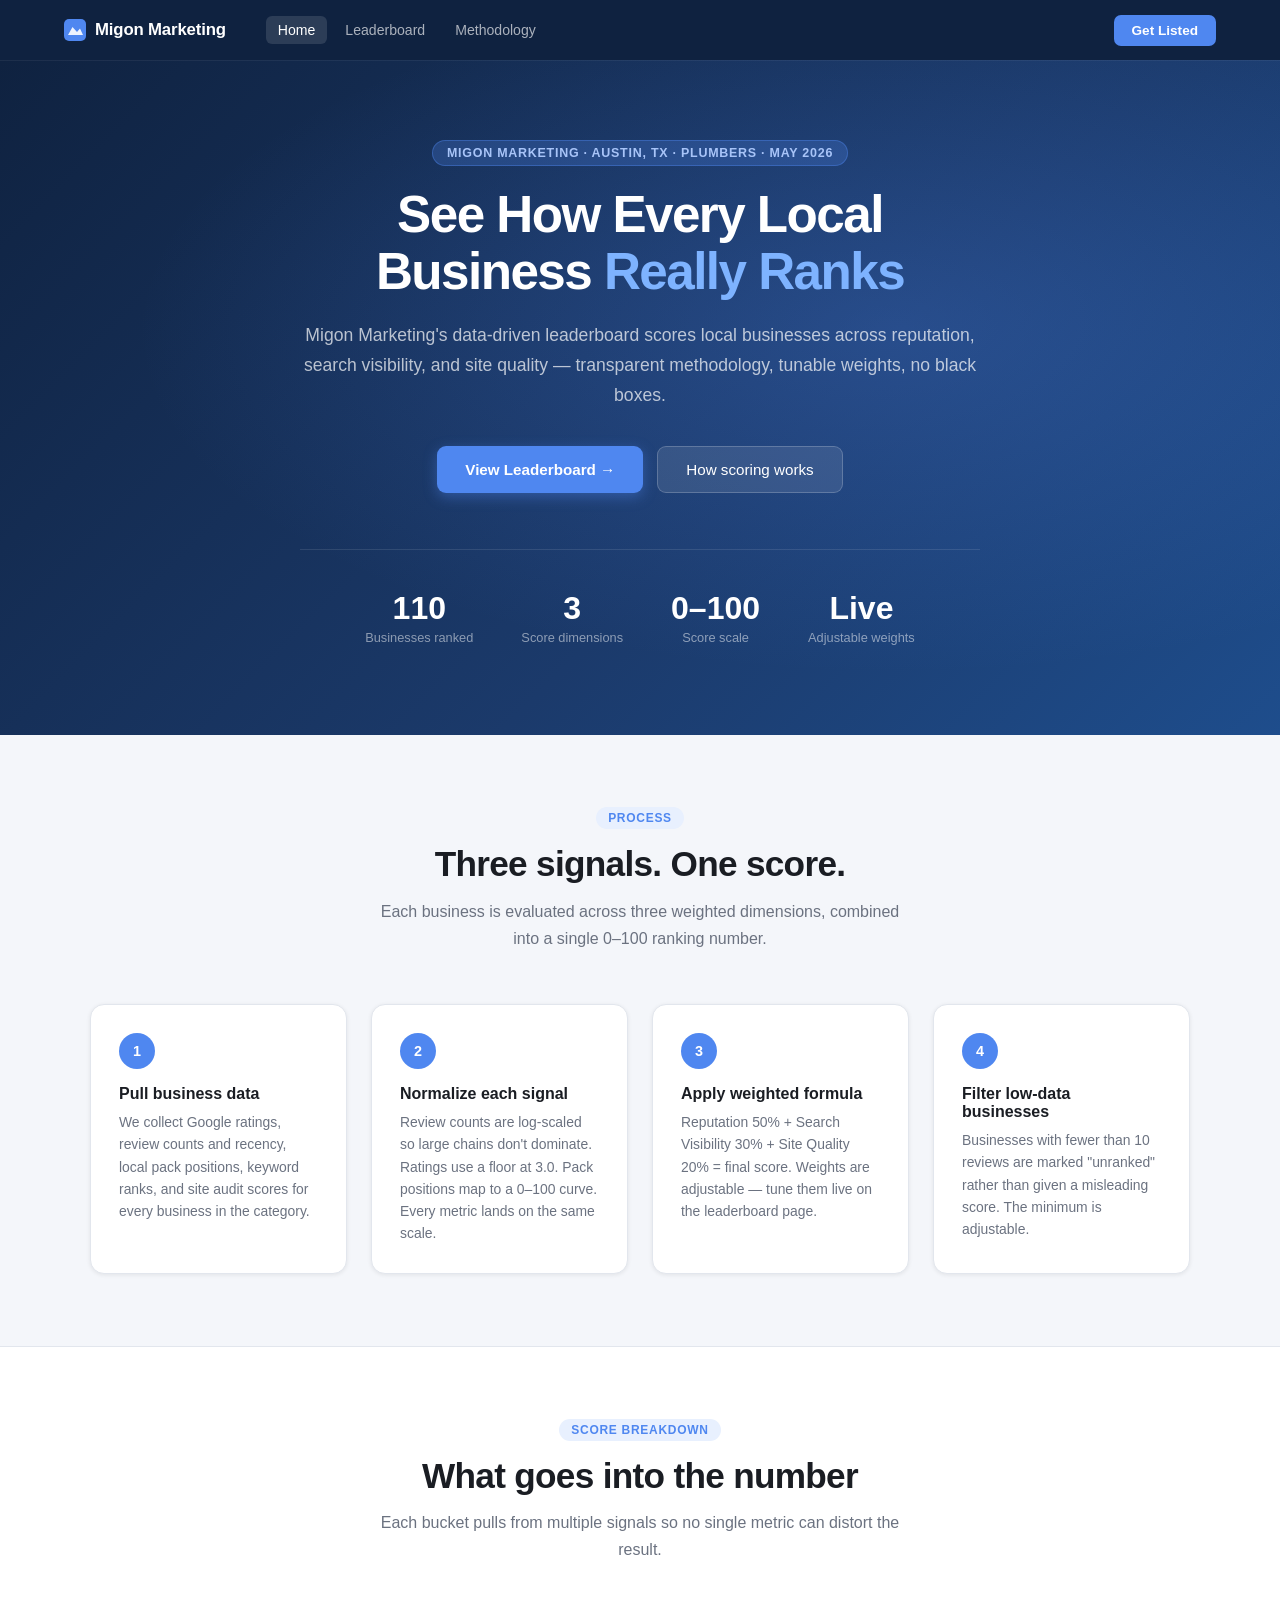
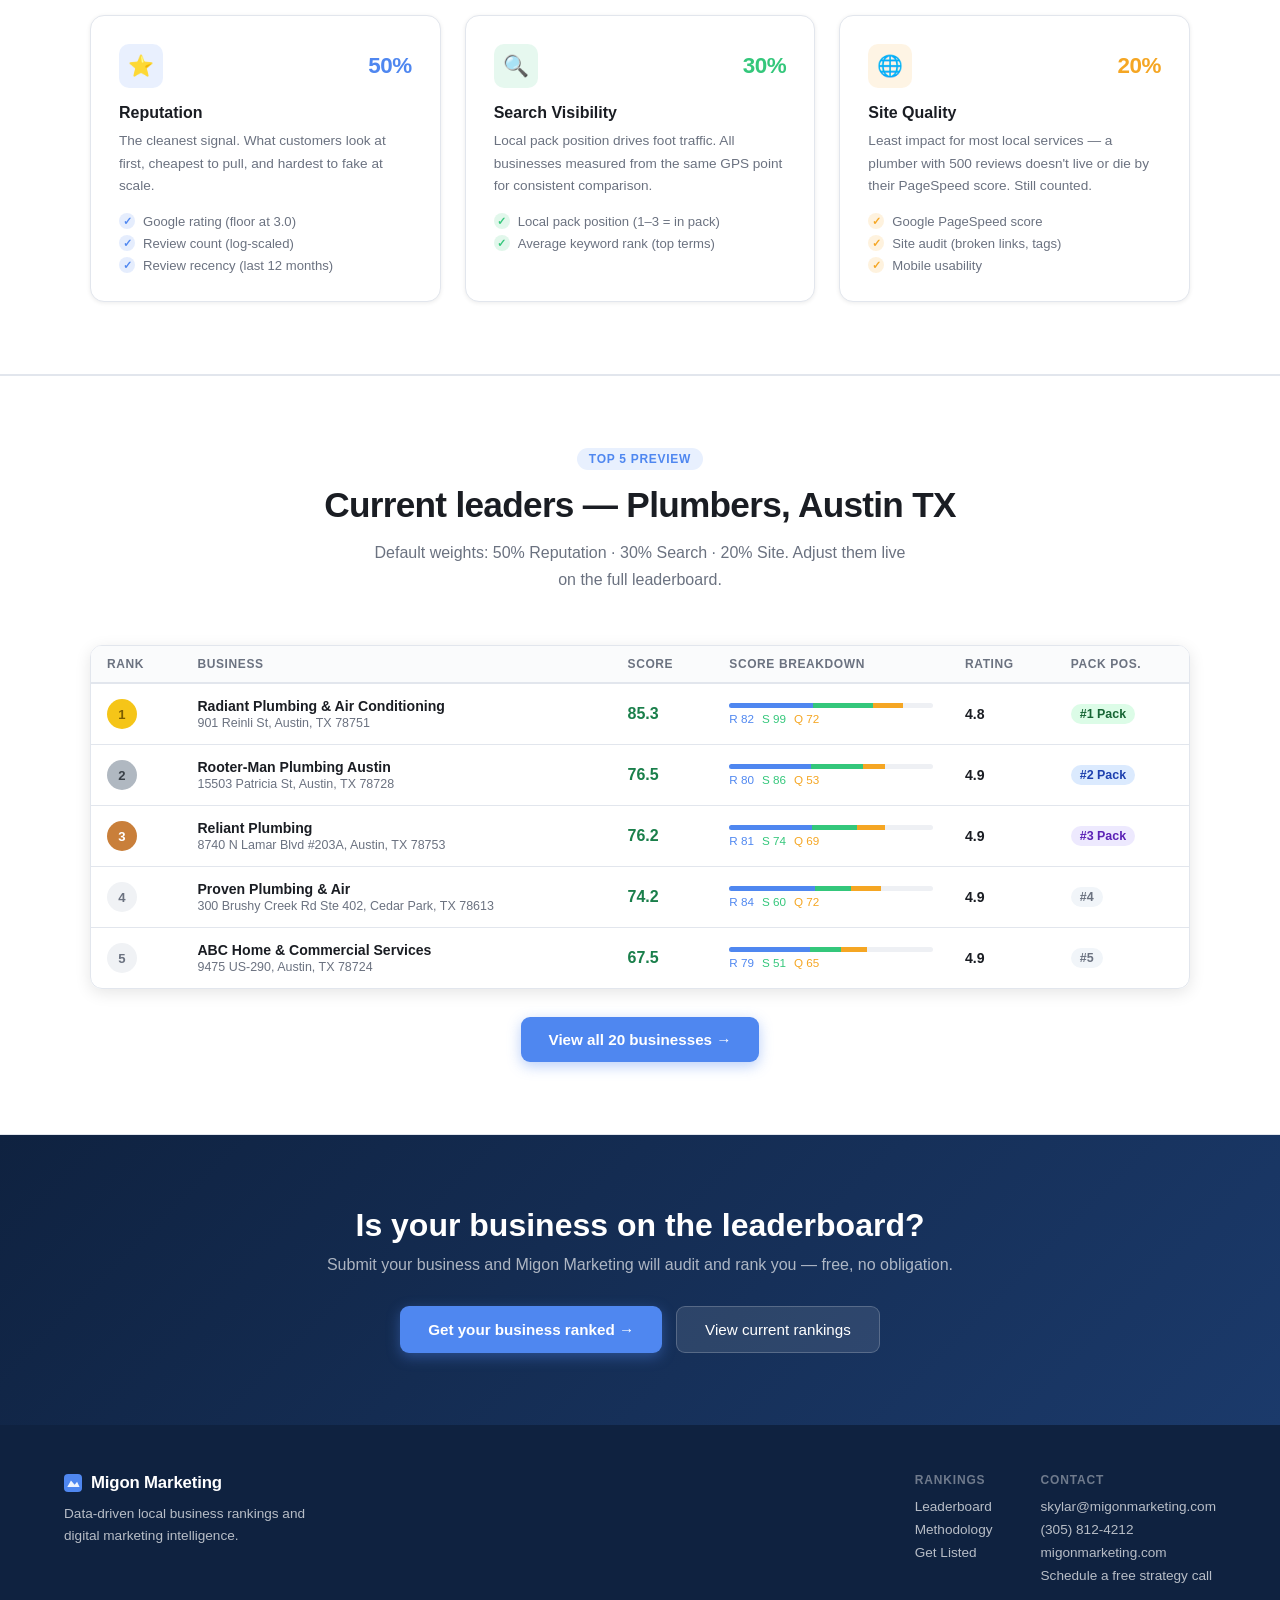
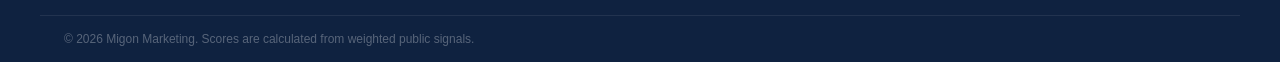
<file: index.html>
<!DOCTYPE html>
<html lang="en">
<head>
  <meta charset="UTF-8" />
  <meta name="viewport" content="width=device-width, initial-scale=1.0" />
  <title>Migon Marketing — Local Business Leaderboard</title>
  <link rel="icon" href="https://migonmarketing.com/favicon.ico" />
  <link rel="stylesheet" href="styles.css" />
</head>
<body>

  <!-- Hero -->
  <section class="hero">
    <div class="hero-inner">
      <div class="hero-eyebrow">Migon Marketing · Austin, TX · Plumbers · May 2026</div>
      <h1>See How Every Local Business <span>Really Ranks</span></h1>
      <p>Migon Marketing's data-driven leaderboard scores local businesses across reputation, search visibility, and site quality — transparent methodology, tunable weights, no black boxes.</p>
      <div class="hero-actions">
        <a href="leaderboard.html" class="btn-primary">
          View Leaderboard &rarr;
        </a>
        <a href="methodology.html" class="btn-secondary">
          How scoring works
        </a>
      </div>
      <div class="hero-stats">
        <div>
          <div class="hero-stat-val" id="heroBusinessCount">—</div>
          <div class="hero-stat-label">Businesses ranked</div>
        </div>
        <div>
          <div class="hero-stat-val">3</div>
          <div class="hero-stat-label">Score dimensions</div>
        </div>
        <div>
          <div class="hero-stat-val">0–100</div>
          <div class="hero-stat-label">Score scale</div>
        </div>
        <div>
          <div class="hero-stat-val">Live</div>
          <div class="hero-stat-label">Adjustable weights</div>
        </div>
      </div>
    </div>
  </section>

  <!-- How it works -->
  <section class="section" style="background: var(--bg);">
    <div class="section-inner">
      <div class="section-header">
        <div class="eyebrow">Process</div>
        <h2>Three signals. One score.</h2>
        <p>Each business is evaluated across three weighted dimensions, combined into a single 0–100 ranking number.</p>
      </div>
      <div class="steps">
        <div class="step-card">
          <div class="step-number">1</div>
          <h3>Pull business data</h3>
          <p>We collect Google ratings, review counts and recency, local pack positions, keyword ranks, and site audit scores for every business in the category.</p>
        </div>
        <div class="step-card">
          <div class="step-number">2</div>
          <h3>Normalize each signal</h3>
          <p>Review counts are log-scaled so large chains don't dominate. Ratings use a floor at 3.0. Pack positions map to a 0–100 curve. Every metric lands on the same scale.</p>
        </div>
        <div class="step-card">
          <div class="step-number">3</div>
          <h3>Apply weighted formula</h3>
          <p>Reputation 50% + Search Visibility 30% + Site Quality 20% = final score. Weights are adjustable — tune them live on the leaderboard page.</p>
        </div>
        <div class="step-card">
          <div class="step-number">4</div>
          <h3>Filter low-data businesses</h3>
          <p>Businesses with fewer than 10 reviews are marked "unranked" rather than given a misleading score. The minimum is adjustable.</p>
        </div>
      </div>
    </div>
  </section>

  <!-- Score buckets -->
  <section class="section" style="background: var(--surface); border-top: 1px solid var(--border); border-bottom: 1px solid var(--border);">
    <div class="section-inner">
      <div class="section-header">
        <div class="eyebrow">Score breakdown</div>
        <h2>What goes into the number</h2>
        <p>Each bucket pulls from multiple signals so no single metric can distort the result.</p>
      </div>
      <div class="buckets">
        <div class="bucket-card bucket-rep">
          <div class="bucket-header">
            <div class="bucket-icon bucket-icon-rep">⭐</div>
            <div class="bucket-weight">50%</div>
          </div>
          <h3>Reputation</h3>
          <p>The cleanest signal. What customers look at first, cheapest to pull, and hardest to fake at scale.</p>
          <div class="bucket-signals">
            <div class="bucket-signal">Google rating (floor at 3.0)</div>
            <div class="bucket-signal">Review count (log-scaled)</div>
            <div class="bucket-signal">Review recency (last 12 months)</div>
          </div>
        </div>
        <div class="bucket-card bucket-search">
          <div class="bucket-header">
            <div class="bucket-icon bucket-icon-search">🔍</div>
            <div class="bucket-weight">30%</div>
          </div>
          <h3>Search Visibility</h3>
          <p>Local pack position drives foot traffic. All businesses measured from the same GPS point for consistent comparison.</p>
          <div class="bucket-signals">
            <div class="bucket-signal">Local pack position (1–3 = in pack)</div>
            <div class="bucket-signal">Average keyword rank (top terms)</div>
          </div>
        </div>
        <div class="bucket-card bucket-site">
          <div class="bucket-header">
            <div class="bucket-icon bucket-icon-site">🌐</div>
            <div class="bucket-weight">20%</div>
          </div>
          <h3>Site Quality</h3>
          <p>Least impact for most local services — a plumber with 500 reviews doesn't live or die by their PageSpeed score. Still counted.</p>
          <div class="bucket-signals">
            <div class="bucket-signal">Google PageSpeed score</div>
            <div class="bucket-signal">Site audit (broken links, tags)</div>
            <div class="bucket-signal">Mobile usability</div>
          </div>
        </div>
      </div>
    </div>
  </section>

  <!-- Preview leaderboard -->
  <section class="section preview-section">
    <div class="section-inner">
      <div class="section-header">
        <div class="eyebrow">Top 5 preview</div>
        <h2>Current leaders — Plumbers, Austin TX</h2>
        <p>Default weights: 50% Reputation · 30% Search · 20% Site. Adjust them live on the full leaderboard.</p>
      </div>
      <div class="preview-table-wrap">
        <table id="previewTable">
          <thead>
            <tr>
              <th>Rank</th>
              <th>Business</th>
              <th>Score</th>
              <th>Score breakdown</th>
              <th>Rating</th>
              <th>Pack pos.</th>
            </tr>
          </thead>
          <tbody id="previewBody"></tbody>
        </table>
      </div>
      <div class="preview-cta">
        <a href="leaderboard.html" class="btn-primary" style="display:inline-flex;">
          View all 20 businesses &rarr;
        </a>
      </div>
    </div>
  </section>

  <!-- CTA -->
  <section class="cta-banner">
    <h2>Is your business on the leaderboard?</h2>
    <p>Submit your business and Migon Marketing will audit and rank you — free, no obligation.</p>
    <div style="display:flex;justify-content:center;gap:14px;flex-wrap:wrap;">
      <a href="submit.html" class="btn-primary" style="display:inline-flex;">Get your business ranked &rarr;</a>
      <a href="leaderboard.html" class="btn-secondary" style="display:inline-flex;">View current rankings</a>
    </div>
  </section>

  <script src="data.js"></script>
  <script src="scoring.js"></script>
  <script src="nav.js"></script>
  <script>
    // Total businesses ranked across every category/city dataset
    const totalBusinesses = Object.values(DATASETS)
      .reduce((sum, ds) => sum + ds.businesses.length, 0);
    document.getElementById('heroBusinessCount').textContent = totalBusinesses;

    // Populate top-5 preview
    const top5 = scoreAll(RAW_BUSINESSES, 50, 30, 20)
      .filter(b => b.reviewCount >= 10)
      .sort((a,b) => b.score - a.score)
      .slice(0, 5);

    const tbody = document.getElementById('previewBody');
    top5.forEach((b, i) => {
      const rank = i + 1;
      const repPct    = b.repScore.toFixed(0);
      const searchPct = b.searchScore.toFixed(0);
      const sitePct   = b.siteScore.toFixed(0);
      const tr = document.createElement('tr');
      tr.innerHTML = `
        <td><span class="rank-badge rank-${rank <= 3 ? rank : 'other'}">${rank}</span></td>
        <td>
          <div class="biz-name">${esc(b.name)}</div>
          <div class="biz-address">${esc(b.address)}</div>
        </td>
        <td><span class="score-pill score-high">${b.score.toFixed(1)}</span></td>
        <td style="min-width:180px">
          <div class="bar-mini">
            <div class="bar-mini-seg" style="width:${repPct * .5}%; background:var(--rep)"></div>
            <div class="bar-mini-seg" style="width:${searchPct * .3}%; background:var(--search)"></div>
            <div class="bar-mini-seg" style="width:${sitePct * .2}%; background:var(--site)"></div>
          </div>
          <div style="display:flex;gap:8px;margin-top:4px;font-size:0.73rem;color:var(--muted)">
            <span style="color:var(--rep)">R ${repPct}</span>
            <span style="color:var(--search)">S ${searchPct}</span>
            <span style="color:var(--site)">Q ${sitePct}</span>
          </div>
        </td>
        <td><span class="rating-val">${b.googleRating.toFixed(1)}</span></td>
        <td><span class="pack-chip pack-${b.packPosition <= 3 ? b.packPosition : b.packPosition <= 10 ? 'low' : 'none'}">${packLabel(b.packPosition)}</span></td>
      `;
      tbody.appendChild(tr);
    });

    function esc(s) { return String(s).replace(/&/g,'&amp;').replace(/</g,'&lt;').replace(/>/g,'&gt;'); }
    function packLabel(p) {
      return p === 1 ? '#1 Pack' : p === 2 ? '#2 Pack' : p === 3 ? '#3 Pack' : p <= 10 ? '#' + p : '>#10';
    }
  </script>
</body>
</html>
</file>
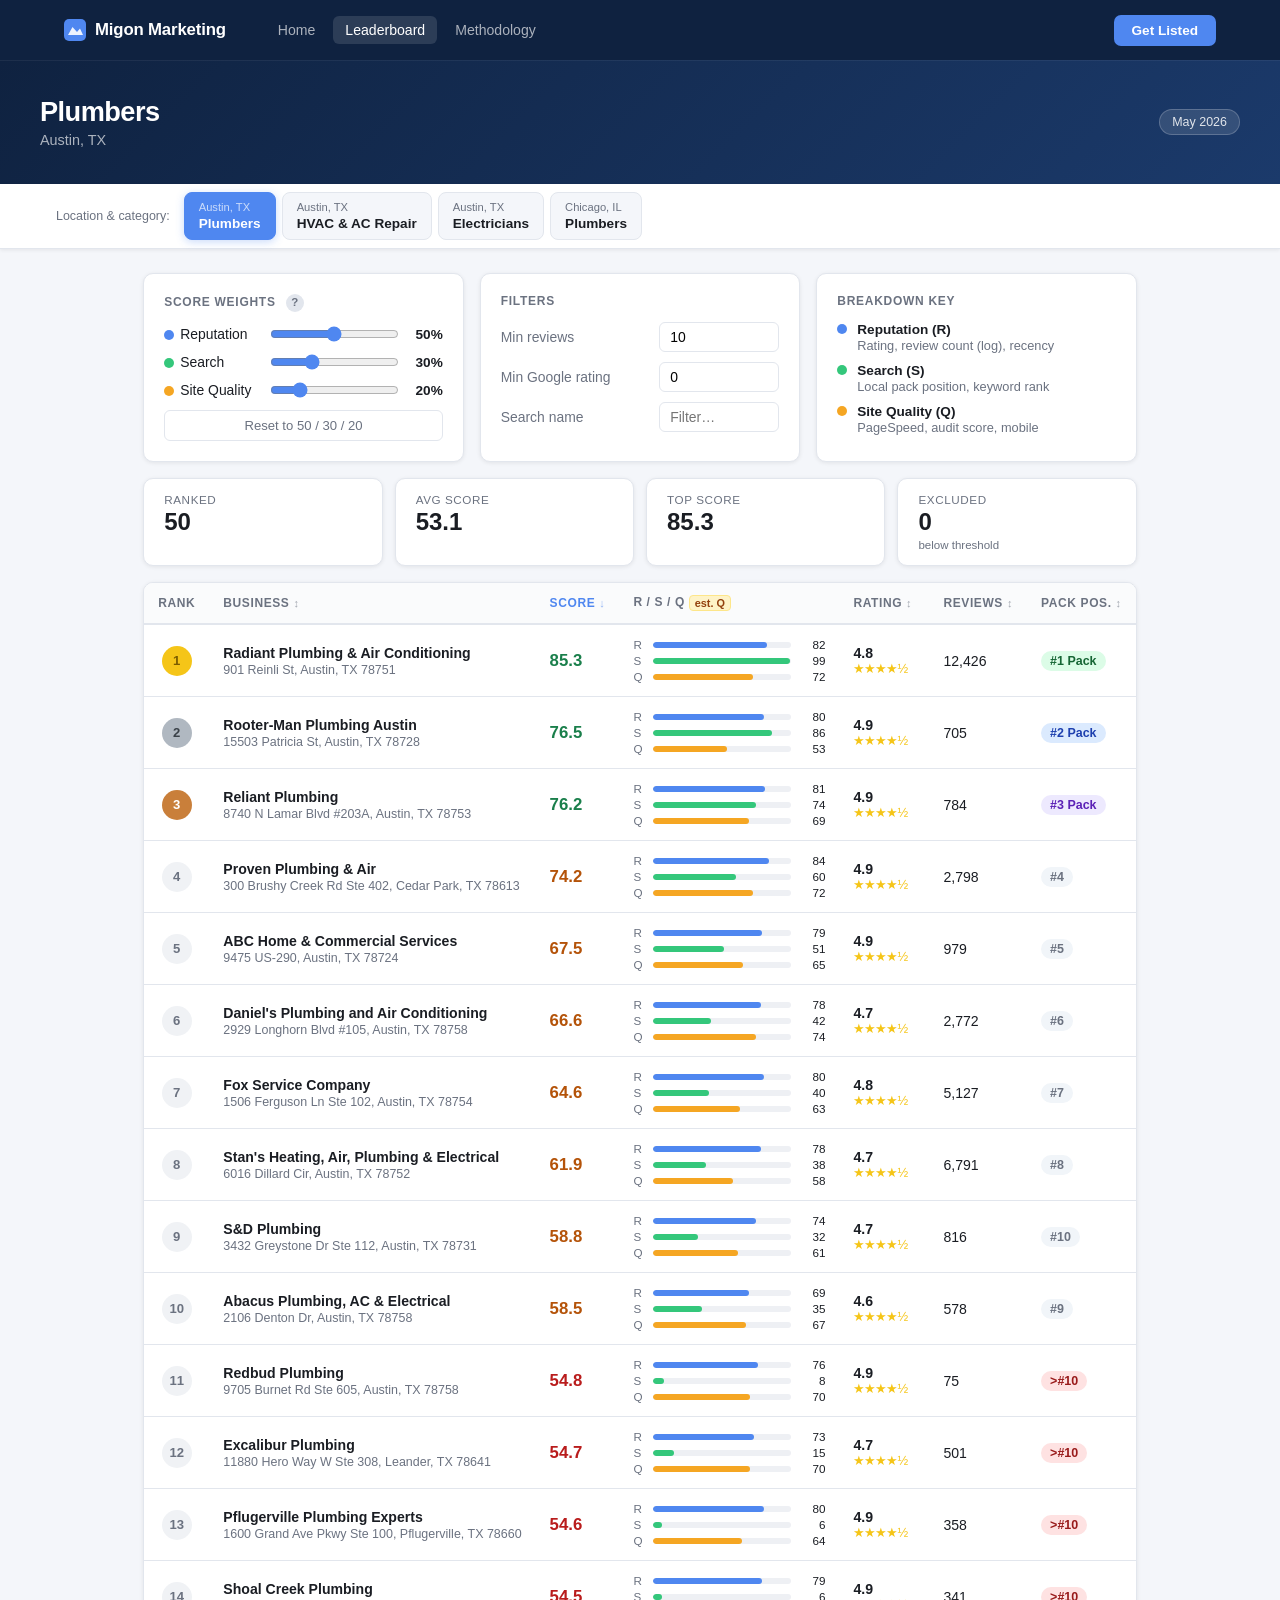
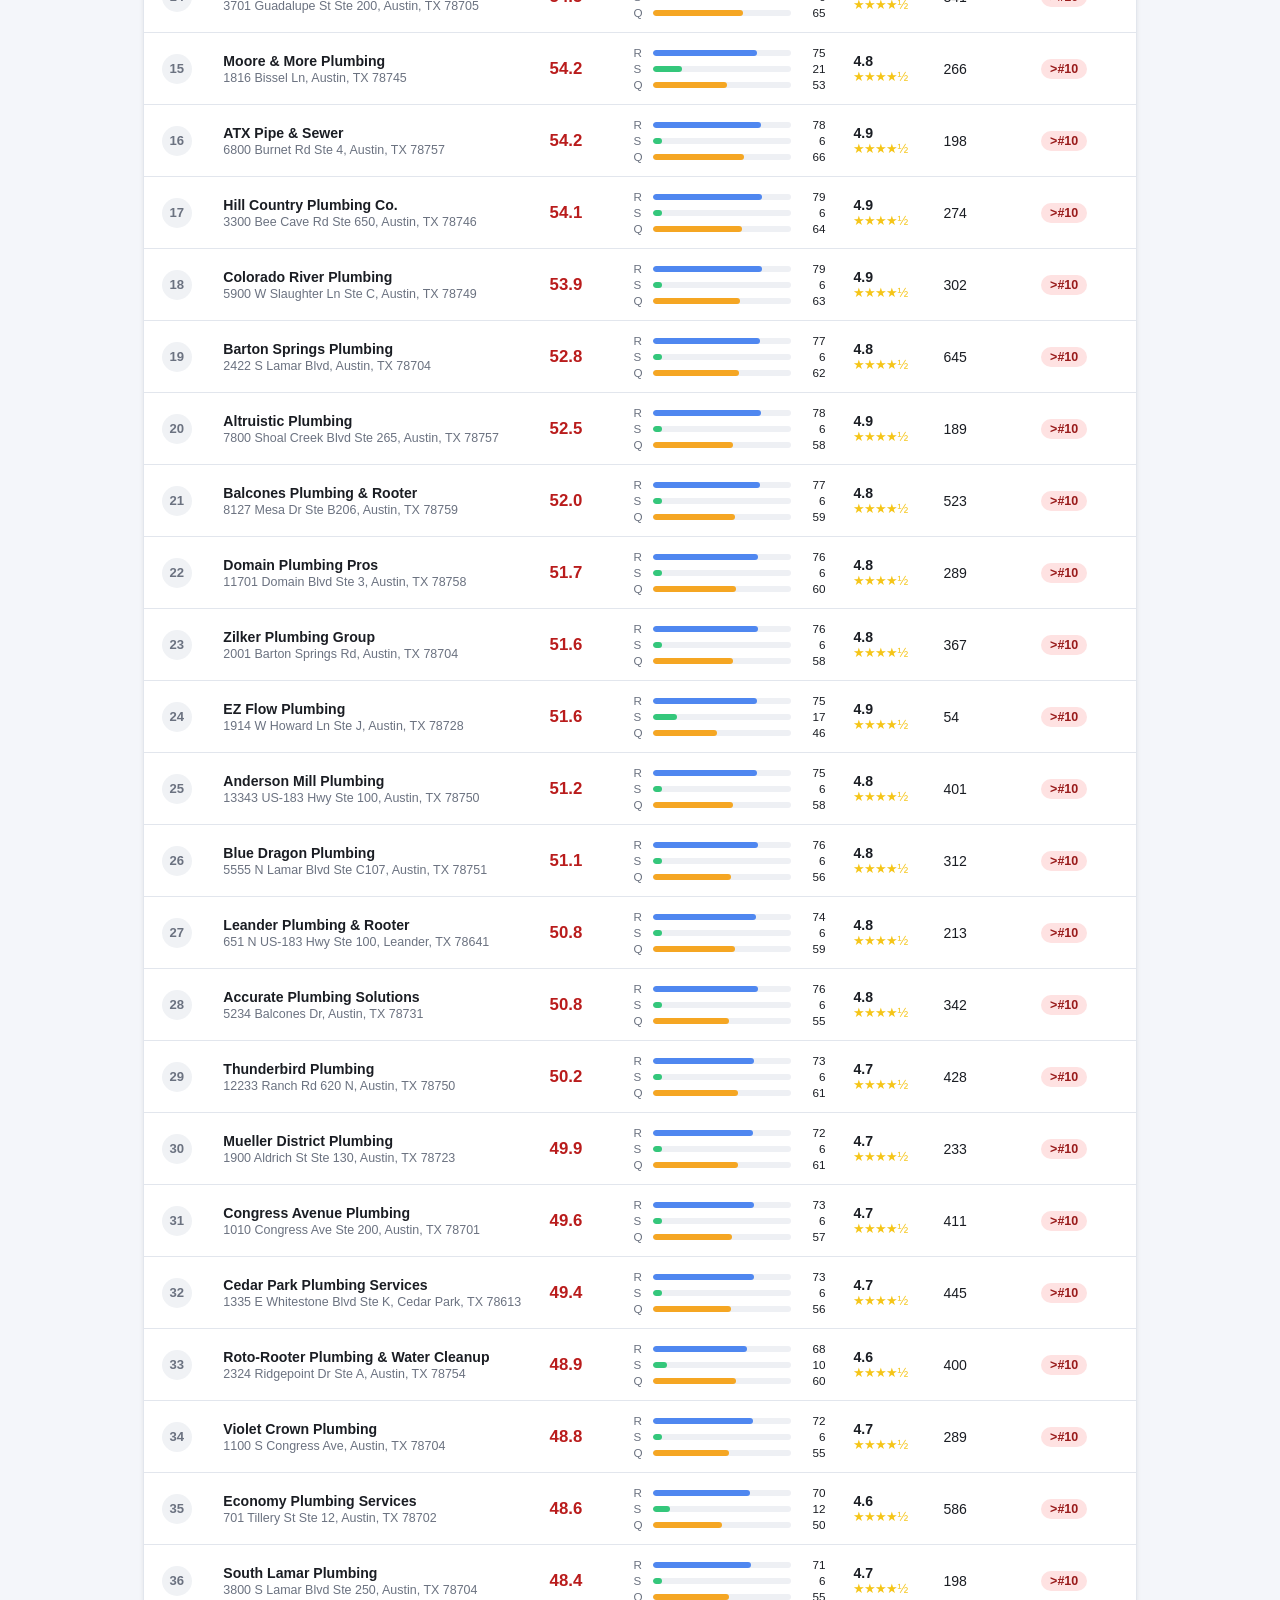
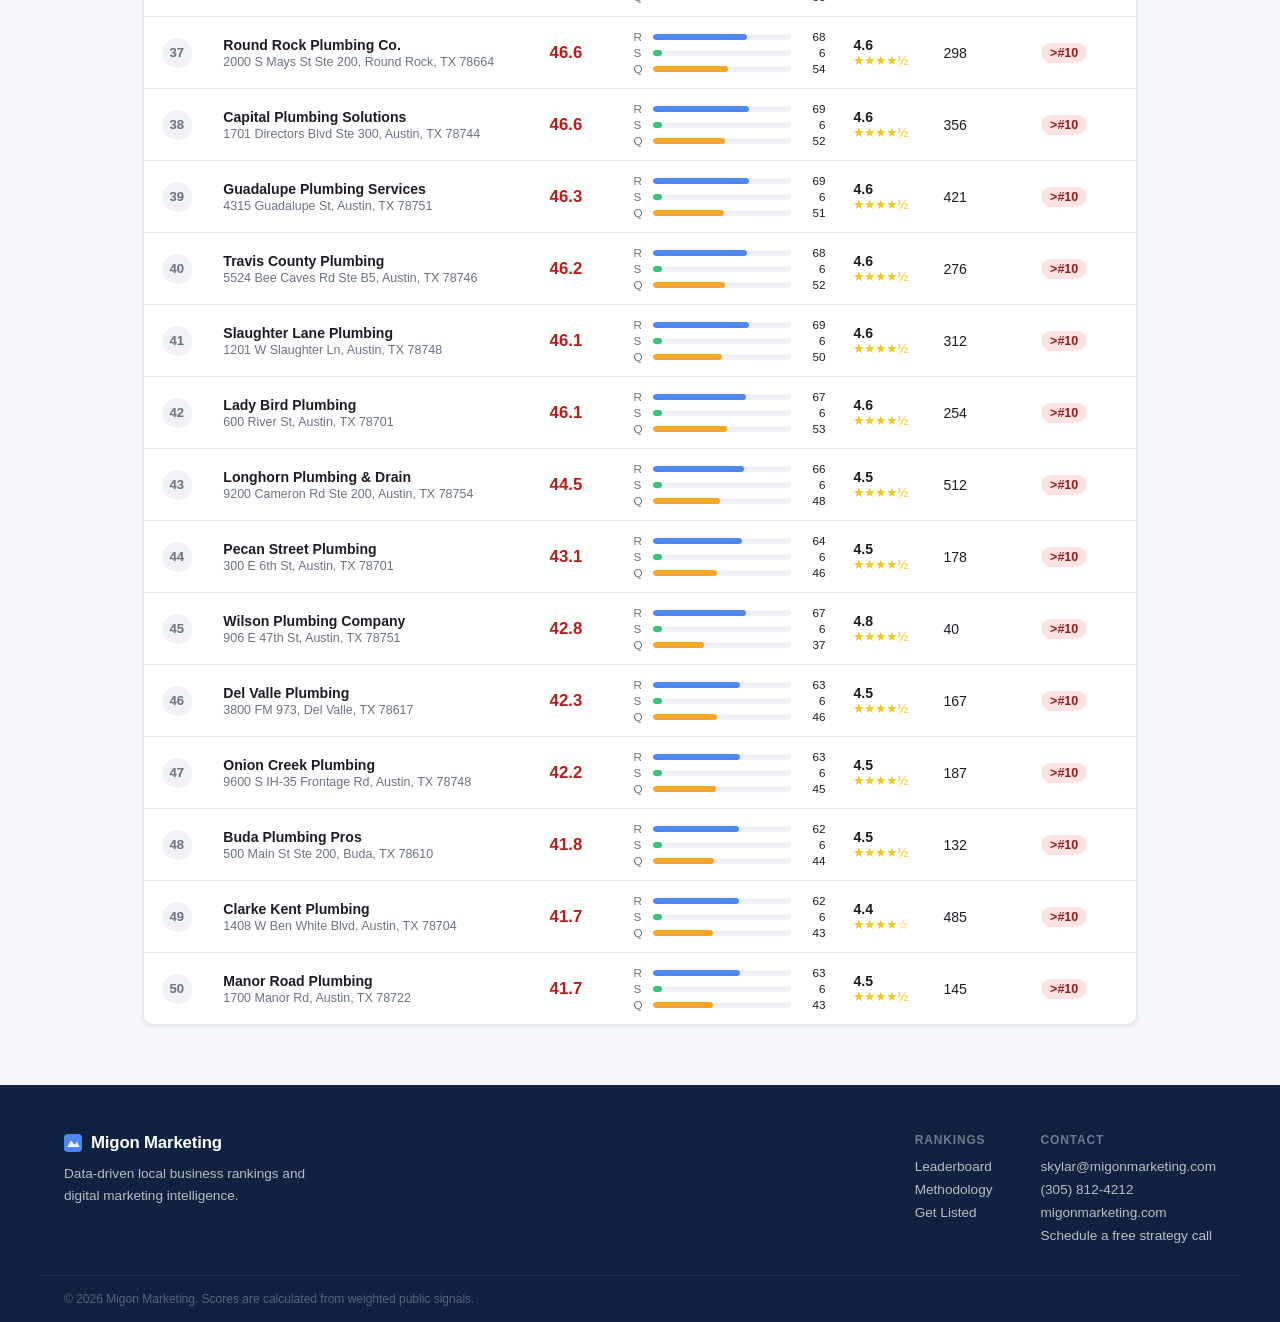
<file: leaderboard.html>
<!DOCTYPE html>
<html lang="en">
<head>
  <meta charset="UTF-8" />
  <meta name="viewport" content="width=device-width, initial-scale=1.0" />
  <title>Leaderboard — Migon Marketing</title>
  <link rel="icon" href="https://migonmarketing.com/favicon.ico" />
  <link rel="stylesheet" href="styles.css" />
</head>
<body>

  <!-- Hero -->
  <section class="lb-hero">
    <div class="lb-hero-inner">
      <div>
        <h1>
          <span id="lbTitle">Business Leaderboard</span>
          <span id="sampleBadge" class="sample-badge" style="display:none">Sample data</span>
        </h1>
        <p id="lbSubtitle">Austin, TX</p>
      </div>
      <div class="lb-badges">
        <span class="lb-badge">May 2026</span>
      </div>
    </div>
  </section>

  <!-- Dataset tabs -->
  <div class="dataset-bar">
    <div class="dataset-bar-inner">
      <span class="dataset-bar-label">Location &amp; category:</span>
      <div class="ds-tabs" id="datasetTabs"></div>
    </div>
  </div>

  <div class="lb-main">

    <!-- Controls -->
    <div class="controls-grid">
      <!-- Weights -->
      <div class="control-group">
        <h3>
          Score Weights
          <button class="info-btn" id="weightsInfoBtn" aria-label="How weights work" type="button">?</button>
          <div class="info-popover" id="weightsPopover">
            <button class="info-popover-close" id="weightsPopoverClose" type="button">&times;</button>
            <p class="info-popover-heading">How the sliders work</p>
            <p class="info-popover-body">The three weights always sum to 100%. Moving one slider redistributes the change equally across the other two — so if you raise Reputation by 10, Search and Site each drop by 5. Use the reset button to return to the default 50 / 30 / 20 split.</p>
            <p class="info-popover-heading" style="margin-top:12px">What each dimension measures</p>
            <dl class="info-dl">
              <dt><span class="dot dot-rep"></span> Reputation</dt>
              <dd>Google star rating (floor at 3.0), review count (log-scaled so large chains don't dominate), and what % of reviews are recent (last 12 months).</dd>
              <dt><span class="dot dot-search"></span> Search Visibility</dt>
              <dd>Whether the business appears in Google's local 3-pack and its average keyword rank for relevant search terms — both measured from the same city-center location for consistency.</dd>
              <dt><span class="dot dot-site"></span> Site Quality</dt>
              <dd>Google PageSpeed performance score, a full site audit (broken links, missing tags, duplicate content), and mobile usability.</dd>
            </dl>
          </div>
        </h3>
        <div class="sliders">
          <div class="slider-row">
            <label><span class="dot dot-rep"></span>Reputation</label>
            <input type="range" id="wRep" min="0" max="100" value="50" step="1" />
            <span class="slider-val" id="wRepVal">50%</span>
          </div>
          <div class="slider-row">
            <label><span class="dot dot-search"></span>Search</label>
            <input type="range" id="wSearch" min="0" max="100" value="30" step="1" />
            <span class="slider-val" id="wSearchVal">30%</span>
          </div>
          <div class="slider-row">
            <label><span class="dot dot-site"></span>Site Quality</label>
            <input type="range" id="wSite" min="0" max="100" value="20" step="1" />
            <span class="slider-val" id="wSiteVal">20%</span>
          </div>
        </div>
        <button class="btn-reset" id="resetWeights">Reset to 50 / 30 / 20</button>
      </div>

      <!-- Filters -->
      <div class="control-group">
        <h3>Filters</h3>
        <div class="filter-rows">
          <div class="filter-row">
            <label for="minReviews">Min reviews</label>
            <input type="number" id="minReviews" value="10" min="0" max="500" />
          </div>
          <div class="filter-row">
            <label for="minRating">Min Google rating</label>
            <input type="number" id="minRating" value="0" min="0" max="5" step="0.1" />
          </div>
          <div class="filter-row">
            <label for="searchBox">Search name</label>
            <input type="text" id="searchBox" placeholder="Filter…" />
          </div>
        </div>
      </div>

      <!-- Legend -->
      <div class="control-group">
        <h3>Breakdown key</h3>
        <div class="legend">
          <div class="legend-item">
            <span class="dot dot-rep"></span>
            <div><strong>Reputation (R)</strong><p>Rating, review count (log), recency</p></div>
          </div>
          <div class="legend-item">
            <span class="dot dot-search"></span>
            <div><strong>Search (S)</strong><p>Local pack position, keyword rank</p></div>
          </div>
          <div class="legend-item">
            <span class="dot dot-site"></span>
            <div><strong>Site Quality (Q)</strong><p>PageSpeed, audit score, mobile</p></div>
          </div>
        </div>
      </div>
    </div>

    <!-- Stats -->
    <div class="stats-bar">
      <div class="stat">
        <span class="stat-label">Ranked</span>
        <span class="stat-value" id="statRanked">—</span>
      </div>
      <div class="stat">
        <span class="stat-label">Avg score</span>
        <span class="stat-value" id="statAvg">—</span>
      </div>
      <div class="stat">
        <span class="stat-label">Top score</span>
        <span class="stat-value" id="statTop">—</span>
      </div>
      <div class="stat">
        <span class="stat-label">Excluded</span>
        <span class="stat-value" id="statDQ">—</span>
        <span class="stat-hint">below threshold</span>
      </div>
    </div>

    <!-- Table -->
    <div class="table-wrap">
      <table>
        <thead>
          <tr>
            <th class="col-rank">Rank</th>
            <th class="col-name sortable" data-col="name">Business <span class="sort-icon">↕</span></th>
            <th class="col-score sortable active-sort" data-col="score">Score <span class="sort-icon">↓</span></th>
            <th class="col-breakdown">R / S / Q <span class="est-badge" title="Site Quality scores are estimated pending live PageSpeed audit">est. Q</span></th>
            <th class="col-rating sortable" data-col="googleRating">Rating <span class="sort-icon">↕</span></th>
            <th class="col-reviews sortable" data-col="reviewCount">Reviews <span class="sort-icon">↕</span></th>
            <th class="col-pack sortable" data-col="packPosition">Pack pos. <span class="sort-icon">↕</span></th>
          </tr>
        </thead>
        <tbody id="tbody"></tbody>
      </table>
    </div>
    <p class="table-note" id="dqNote"></p>
  </div>

  <script src="data.js"></script>
  <script src="scoring.js"></script>
  <script src="app.js"></script>
  <script src="nav.js"></script>
</body>
</html>
</file>
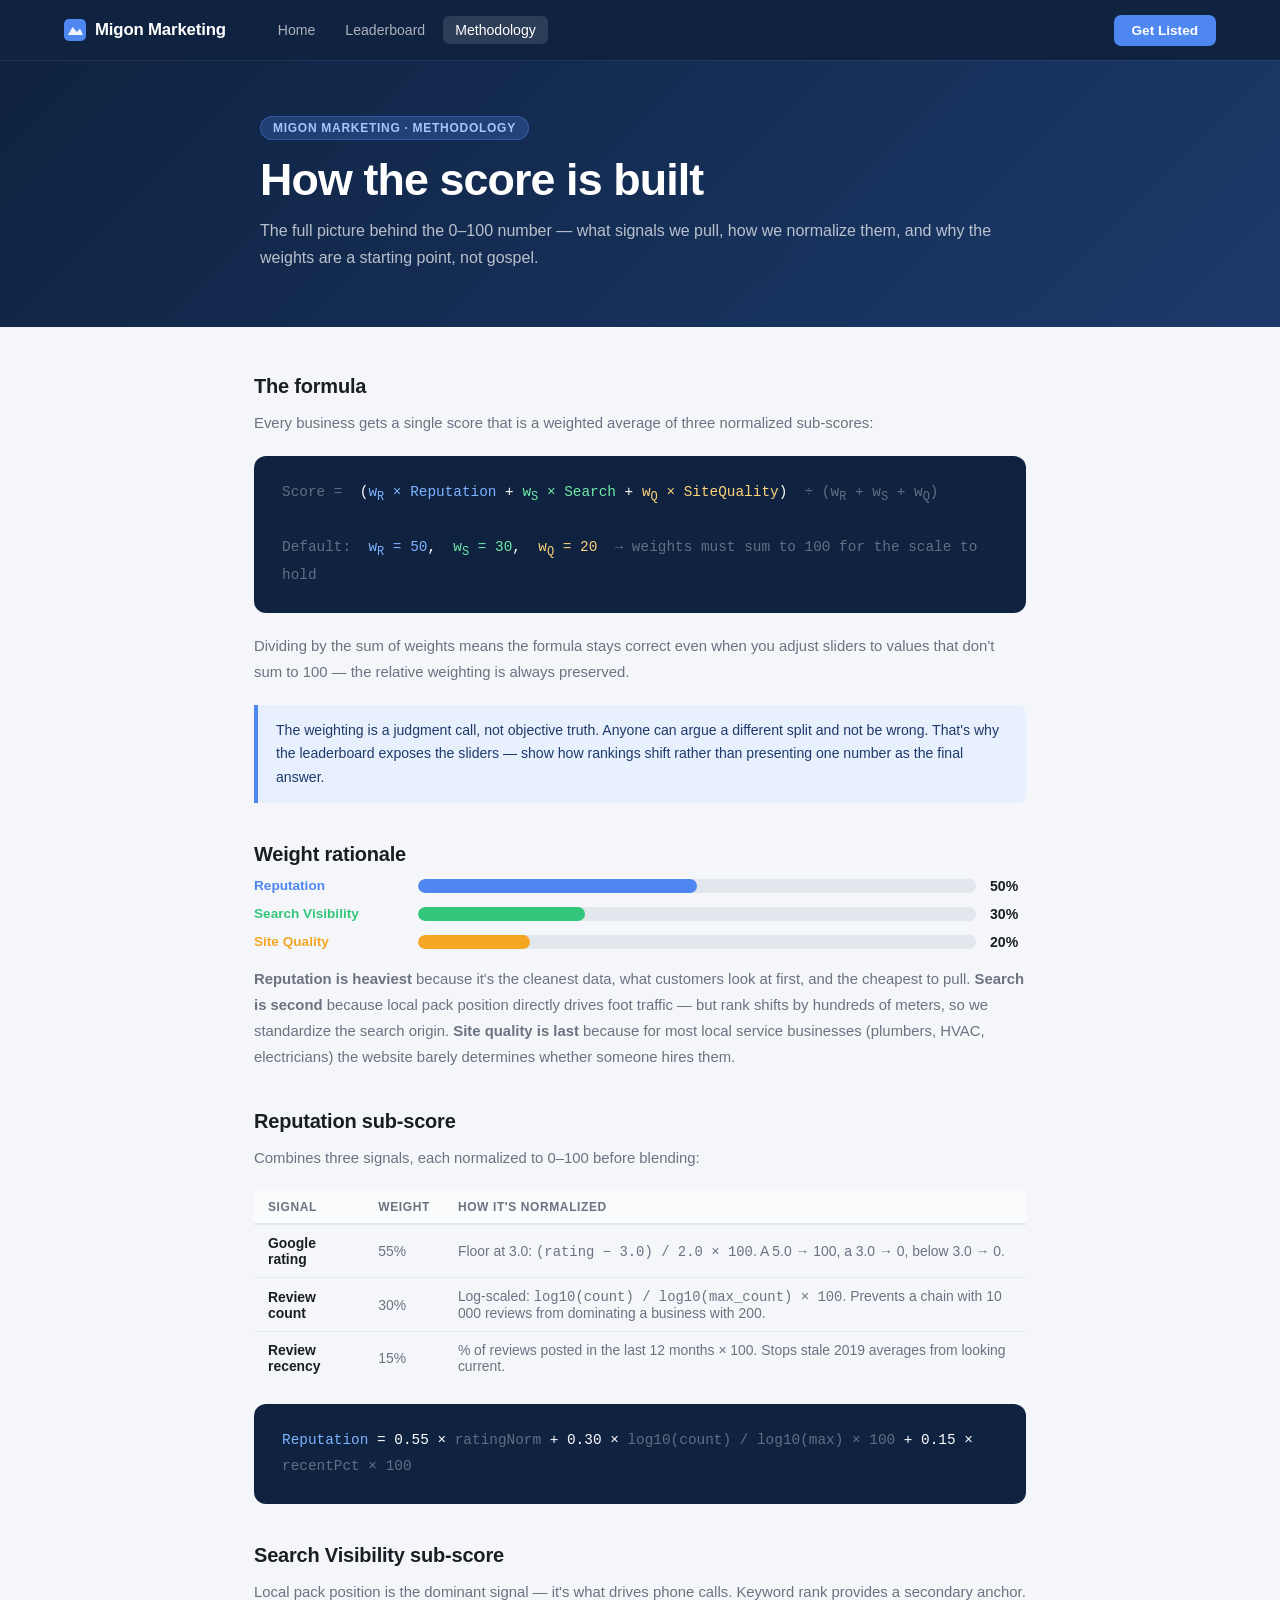
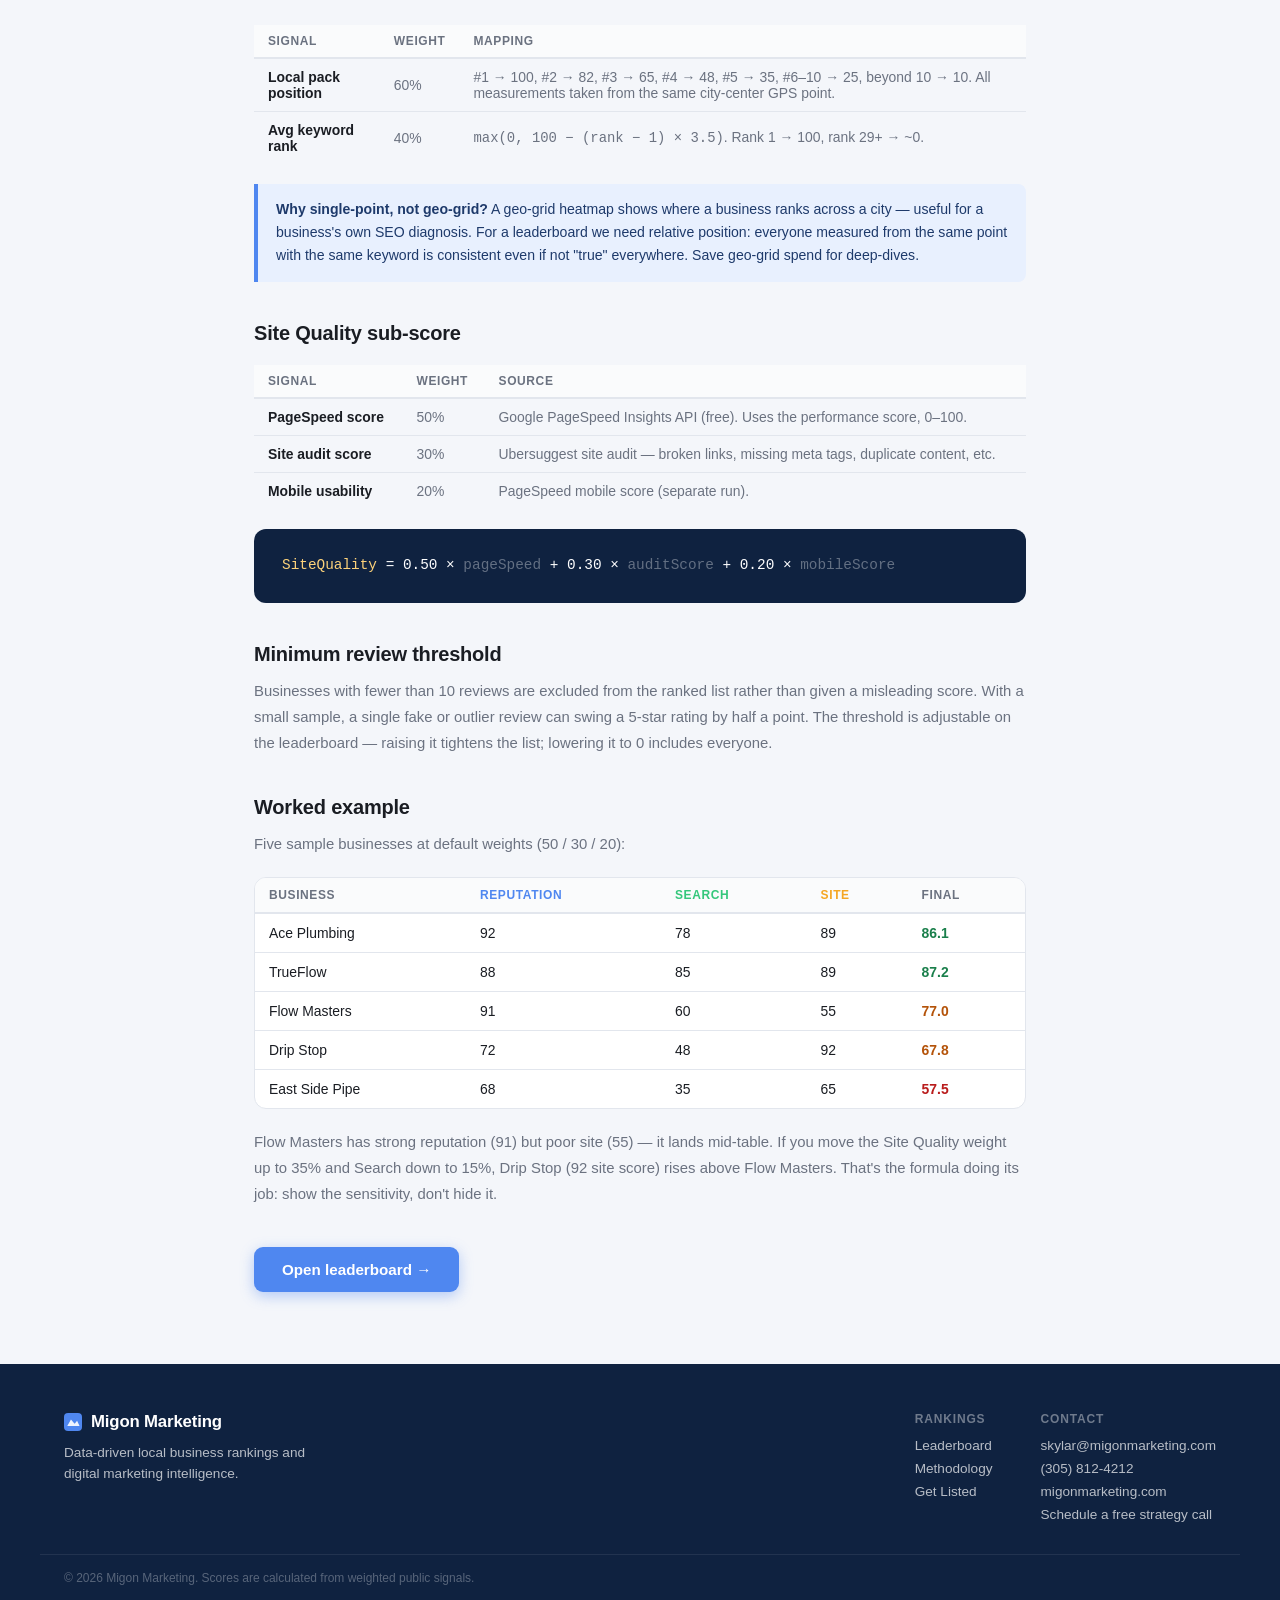
<file: methodology.html>
<!DOCTYPE html>
<html lang="en">
<head>
  <meta charset="UTF-8" />
  <meta name="viewport" content="width=device-width, initial-scale=1.0" />
  <title>Methodology — Migon Marketing</title>
  <link rel="icon" href="https://migonmarketing.com/favicon.ico" />
  <link rel="stylesheet" href="styles.css" />
</head>
<body>

  <!-- Hero -->
  <section class="method-hero">
    <div class="method-hero-inner">
      <div class="eyebrow">Migon Marketing · Methodology</div>
      <h1>How the score is built</h1>
      <p>The full picture behind the 0–100 number — what signals we pull, how we normalize them, and why the weights are a starting point, not gospel.</p>
    </div>
  </section>

  <div class="method-content">

    <h2>The formula</h2>
    <p>Every business gets a single score that is a weighted average of three normalized sub-scores:</p>

    <div class="formula-box">
      <span class="c-muted">Score =</span>
      &nbsp;(<span class="c-rep">w<sub>R</sub> × Reputation</span>
      + <span class="c-search">w<sub>S</sub> × Search</span>
      + <span class="c-site">w<sub>Q</sub> × SiteQuality</span>)
      &nbsp;<span class="c-muted">÷ (w<sub>R</sub> + w<sub>S</sub> + w<sub>Q</sub>)</span>
      <br/><br/>
      <span class="c-muted">Default:&nbsp;</span>
      <span class="c-rep">w<sub>R</sub> = 50</span>,
      <span class="c-search">&nbsp;w<sub>S</sub> = 30</span>,
      <span class="c-site">&nbsp;w<sub>Q</sub> = 20</span>
      &nbsp;<span class="c-muted">→ weights must sum to 100 for the scale to hold</span>
    </div>

    <p>Dividing by the sum of weights means the formula stays correct even when you adjust sliders to values that don't sum to 100 — the relative weighting is always preserved.</p>

    <div class="callout">
      The weighting is a judgment call, not objective truth. Anyone can argue a different split and not be wrong. That's why the leaderboard exposes the sliders — show how rankings shift rather than presenting one number as the final answer.
    </div>

    <h2>Weight rationale</h2>

    <div class="weight-bar-row">
      <div class="weight-bar-label" style="color:var(--rep)">Reputation</div>
      <div class="weight-bar-track"><div class="weight-bar-fill weight-bar-fill-rep" style="width:50%"></div></div>
      <div class="weight-bar-pct">50%</div>
    </div>
    <div class="weight-bar-row">
      <div class="weight-bar-label" style="color:var(--search)">Search Visibility</div>
      <div class="weight-bar-track"><div class="weight-bar-fill weight-bar-fill-search" style="width:30%"></div></div>
      <div class="weight-bar-pct">30%</div>
    </div>
    <div class="weight-bar-row">
      <div class="weight-bar-label" style="color:var(--site)">Site Quality</div>
      <div class="weight-bar-track"><div class="weight-bar-fill weight-bar-fill-site" style="width:20%"></div></div>
      <div class="weight-bar-pct">20%</div>
    </div>

    <p style="margin-top:16px"><strong>Reputation is heaviest</strong> because it's the cleanest data, what customers look at first, and the cheapest to pull. <strong>Search is second</strong> because local pack position directly drives foot traffic — but rank shifts by hundreds of meters, so we standardize the search origin. <strong>Site quality is last</strong> because for most local service businesses (plumbers, HVAC, electricians) the website barely determines whether someone hires them.</p>

    <h2>Reputation sub-score</h2>
    <p>Combines three signals, each normalized to 0–100 before blending:</p>

    <table class="signal-table">
      <thead>
        <tr><th>Signal</th><th>Weight</th><th>How it's normalized</th></tr>
      </thead>
      <tbody>
        <tr>
          <td>Google rating</td><td>55%</td>
          <td>Floor at 3.0: <code>(rating − 3.0) / 2.0 × 100</code>. A 5.0 → 100, a 3.0 → 0, below 3.0 → 0.</td>
        </tr>
        <tr>
          <td>Review count</td><td>30%</td>
          <td>Log-scaled: <code>log10(count) / log10(max_count) × 100</code>. Prevents a chain with 10 000 reviews from dominating a business with 200.</td>
        </tr>
        <tr>
          <td>Review recency</td><td>15%</td>
          <td>% of reviews posted in the last 12 months × 100. Stops stale 2019 averages from looking current.</td>
        </tr>
      </tbody>
    </table>

    <div class="formula-box">
      <span class="c-rep">Reputation</span> =
      0.55 × <span class="c-muted">ratingNorm</span>
      + 0.30 × <span class="c-muted">log10(count) / log10(max) × 100</span>
      + 0.15 × <span class="c-muted">recentPct × 100</span>
    </div>

    <h2>Search Visibility sub-score</h2>
    <p>Local pack position is the dominant signal — it's what drives phone calls. Keyword rank provides a secondary anchor.</p>

    <table class="signal-table">
      <thead>
        <tr><th>Signal</th><th>Weight</th><th>Mapping</th></tr>
      </thead>
      <tbody>
        <tr>
          <td>Local pack position</td><td>60%</td>
          <td>#1 → 100, #2 → 82, #3 → 65, #4 → 48, #5 → 35, #6–10 → 25, beyond 10 → 10. All measurements taken from the same city-center GPS point.</td>
        </tr>
        <tr>
          <td>Avg keyword rank</td><td>40%</td>
          <td><code>max(0, 100 − (rank − 1) × 3.5)</code>. Rank 1 → 100, rank 29+ → ~0.</td>
        </tr>
      </tbody>
    </table>

    <div class="callout">
      <strong>Why single-point, not geo-grid?</strong> A geo-grid heatmap shows where a business ranks across a city — useful for a business's own SEO diagnosis. For a leaderboard we need relative position: everyone measured from the same point with the same keyword is consistent even if not "true" everywhere. Save geo-grid spend for deep-dives.
    </div>

    <h2>Site Quality sub-score</h2>

    <table class="signal-table">
      <thead>
        <tr><th>Signal</th><th>Weight</th><th>Source</th></tr>
      </thead>
      <tbody>
        <tr><td>PageSpeed score</td><td>50%</td><td>Google PageSpeed Insights API (free). Uses the performance score, 0–100.</td></tr>
        <tr><td>Site audit score</td><td>30%</td><td>Ubersuggest site audit — broken links, missing meta tags, duplicate content, etc.</td></tr>
        <tr><td>Mobile usability</td><td>20%</td><td>PageSpeed mobile score (separate run).</td></tr>
      </tbody>
    </table>

    <div class="formula-box">
      <span class="c-site">SiteQuality</span> =
      0.50 × <span class="c-muted">pageSpeed</span>
      + 0.30 × <span class="c-muted">auditScore</span>
      + 0.20 × <span class="c-muted">mobileScore</span>
    </div>

    <h2>Minimum review threshold</h2>
    <p>Businesses with fewer than 10 reviews are excluded from the ranked list rather than given a misleading score. With a small sample, a single fake or outlier review can swing a 5-star rating by half a point. The threshold is adjustable on the leaderboard — raising it tightens the list; lowering it to 0 includes everyone.</p>

    <h2>Worked example</h2>
    <p>Five sample businesses at default weights (50 / 30 / 20):</p>

    <div class="worked-example">
      <table>
        <thead>
          <tr><th>Business</th><th style="color:var(--rep)">Reputation</th><th style="color:var(--search)">Search</th><th style="color:var(--site)">Site</th><th>Final</th></tr>
        </thead>
        <tbody>
          <tr><td>Ace Plumbing</td><td>92</td><td>78</td><td>89</td><td class="final-score score-high">86.1</td></tr>
          <tr><td>TrueFlow</td><td>88</td><td>85</td><td>89</td><td class="final-score score-high">87.2</td></tr>
          <tr><td>Flow Masters</td><td>91</td><td>60</td><td>55</td><td class="final-score score-medium">77.0</td></tr>
          <tr><td>Drip Stop</td><td>72</td><td>48</td><td>92</td><td class="final-score score-medium">67.8</td></tr>
          <tr><td>East Side Pipe</td><td>68</td><td>35</td><td>65</td><td class="final-score score-low">57.5</td></tr>
        </tbody>
      </table>
    </div>

    <p>Flow Masters has strong reputation (91) but poor site (55) — it lands mid-table. If you move the Site Quality weight up to 35% and Search down to 15%, Drip Stop (92 site score) rises above Flow Masters. That's the formula doing its job: show the sensitivity, don't hide it.</p>

    <div style="margin-top:40px">
      <a href="leaderboard.html" class="btn-primary" style="display:inline-flex;">Open leaderboard &rarr;</a>
    </div>
  </div>

  <script src="nav.js"></script>
</body>
</html>
</file>
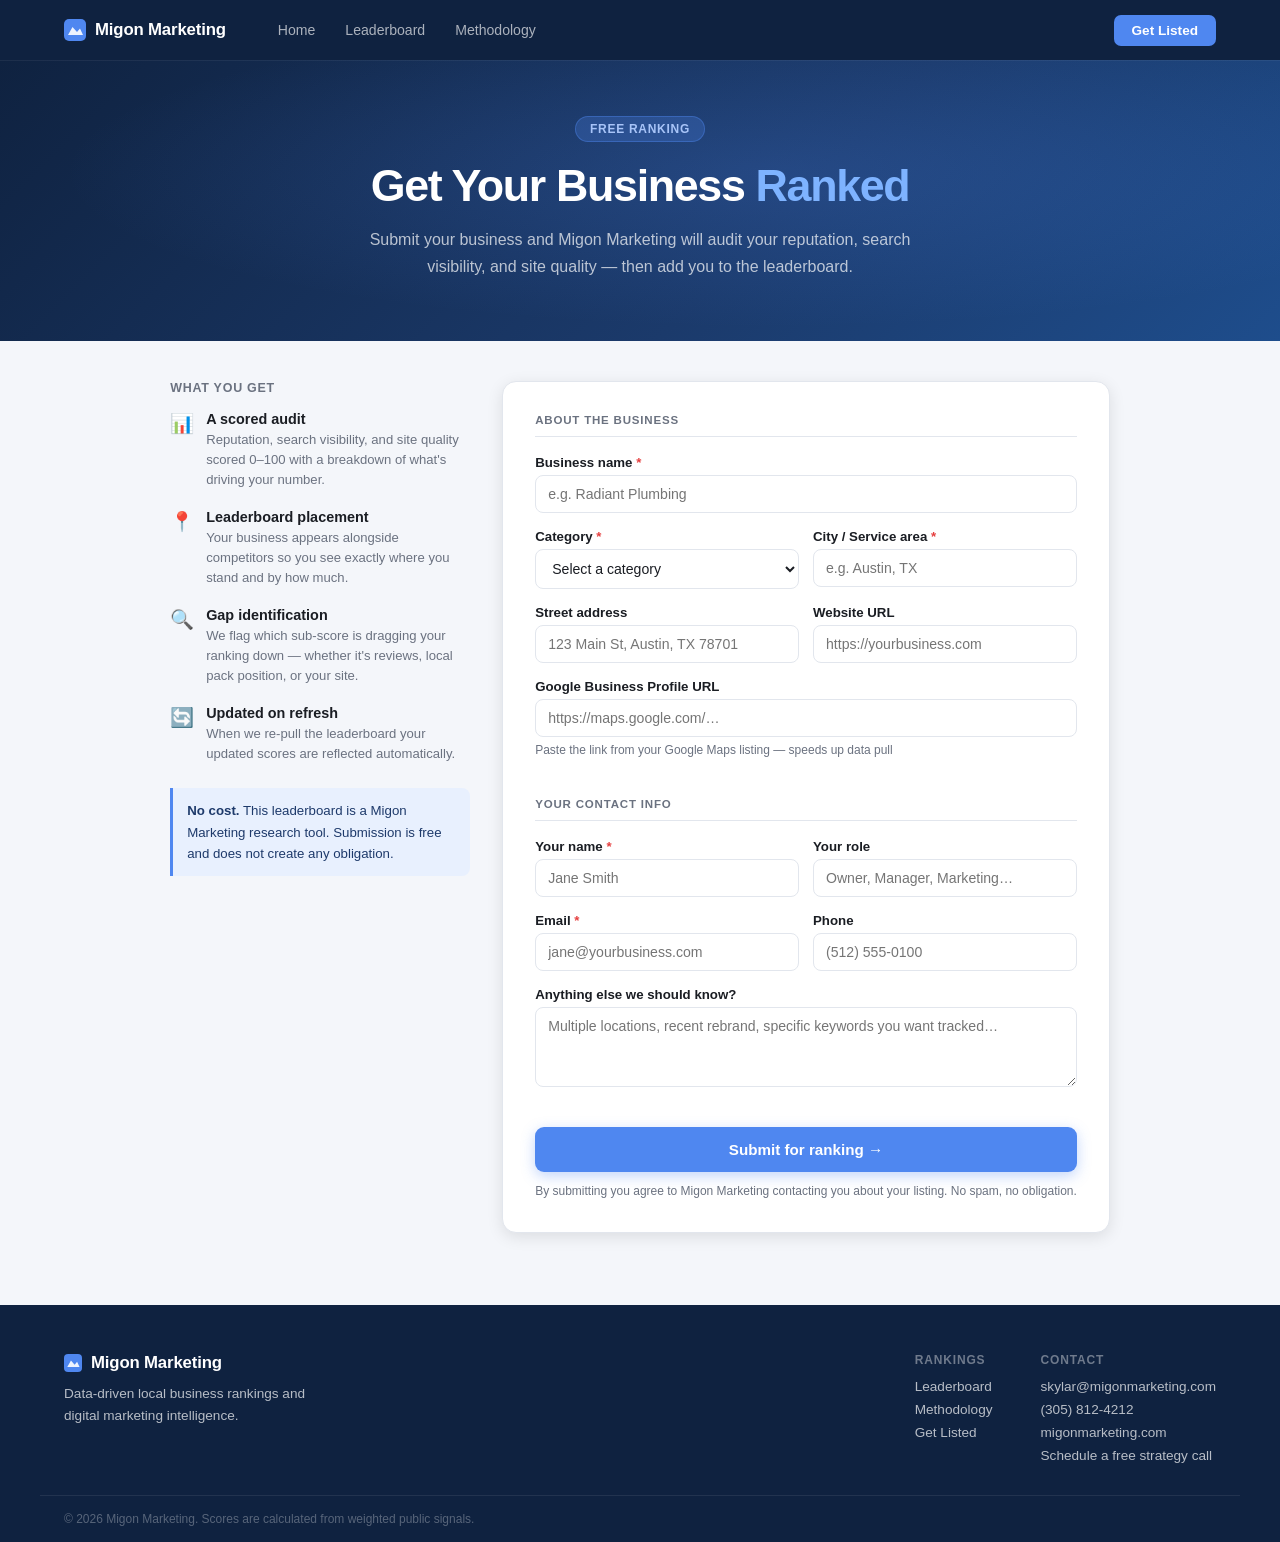
<file: submit.html>
<!DOCTYPE html>
<html lang="en">
<head>
  <meta charset="UTF-8" />
  <meta name="viewport" content="width=device-width, initial-scale=1.0" />
  <title>Get Your Business Ranked — Migon Marketing</title>
  <link rel="icon" href="https://migonmarketing.com/favicon.ico" />
  <link rel="stylesheet" href="styles.css" />
</head>
<body>

  <!-- Hero -->
  <section class="submit-hero">
    <div class="submit-hero-inner">
      <div class="hero-eyebrow-dark">Free ranking</div>
      <h1>Get Your Business <span>Ranked</span></h1>
      <p>Submit your business and Migon Marketing will audit your reputation, search visibility, and site quality — then add you to the leaderboard.</p>
    </div>
  </section>

  <!-- Why section + form -->
  <div class="submit-layout">

    <!-- Left: why get listed -->
    <aside class="submit-why">
      <h3>What you get</h3>
      <ul class="why-list">
        <li>
          <span class="why-icon">📊</span>
          <div>
            <strong>A scored audit</strong>
            <p>Reputation, search visibility, and site quality scored 0–100 with a breakdown of what's driving your number.</p>
          </div>
        </li>
        <li>
          <span class="why-icon">📍</span>
          <div>
            <strong>Leaderboard placement</strong>
            <p>Your business appears alongside competitors so you see exactly where you stand and by how much.</p>
          </div>
        </li>
        <li>
          <span class="why-icon">🔍</span>
          <div>
            <strong>Gap identification</strong>
            <p>We flag which sub-score is dragging your ranking down — whether it's reviews, local pack position, or your site.</p>
          </div>
        </li>
        <li>
          <span class="why-icon">🔄</span>
          <div>
            <strong>Updated on refresh</strong>
            <p>When we re-pull the leaderboard your updated scores are reflected automatically.</p>
          </div>
        </li>
      </ul>

      <div class="why-note">
        <strong>No cost.</strong> This leaderboard is a Migon Marketing research tool. Submission is free and does not create any obligation.
      </div>
    </aside>

    <!-- Right: form -->
    <main class="submit-form-wrap">
      <!--
        To wire this up:
        1. Sign up at formspree.io (free)
        2. Create a new form and copy the endpoint ID
        3. Replace YOUR_FORM_ID below with your actual ID
           e.g. action="https://formspree.io/f/abcdefgh"
      -->
      <form
        id="submitForm"
        class="submit-form"
        action="https://formspree.io/f/YOUR_FORM_ID"
        method="POST"
      >
        <input type="hidden" name="_subject" value="New Leaderboard Submission — Migon Marketing" />
        <input type="text" name="_gotcha" style="display:none" />

        <div class="form-section-label">About the business</div>

        <div class="form-row">
          <div class="form-field">
            <label for="bizName">Business name <span class="req">*</span></label>
            <input type="text" id="bizName" name="businessName" required placeholder="e.g. Radiant Plumbing" />
          </div>
        </div>

        <div class="form-row form-row-2">
          <div class="form-field">
            <label for="bizCategory">Category <span class="req">*</span></label>
            <select id="bizCategory" name="category" required>
              <option value="" disabled selected>Select a category</option>
              <option>Plumbers</option>
              <option>HVAC &amp; AC Repair</option>
              <option>Electricians</option>
              <option>Roofers</option>
              <option>Landscaping</option>
              <option>Pest Control</option>
              <option>House Cleaning</option>
              <option>General Contractors</option>
              <option>Dentists</option>
              <option>Restaurants</option>
              <option>Auto Repair</option>
              <option>Other</option>
            </select>
          </div>
          <div class="form-field">
            <label for="bizCity">City / Service area <span class="req">*</span></label>
            <input type="text" id="bizCity" name="city" required placeholder="e.g. Austin, TX" />
          </div>
        </div>

        <div class="form-row form-row-2">
          <div class="form-field">
            <label for="bizAddress">Street address</label>
            <input type="text" id="bizAddress" name="address" placeholder="123 Main St, Austin, TX 78701" />
          </div>
          <div class="form-field">
            <label for="bizWebsite">Website URL</label>
            <input type="url" id="bizWebsite" name="website" placeholder="https://yourbusiness.com" />
          </div>
        </div>

        <div class="form-row">
          <div class="form-field">
            <label for="bizGBP">Google Business Profile URL</label>
            <input type="url" id="bizGBP" name="googleBusinessProfile" placeholder="https://maps.google.com/…" />
            <span class="field-hint">Paste the link from your Google Maps listing — speeds up data pull</span>
          </div>
        </div>

        <div class="form-section-label" style="margin-top: 24px;">Your contact info</div>

        <div class="form-row form-row-2">
          <div class="form-field">
            <label for="contactName">Your name <span class="req">*</span></label>
            <input type="text" id="contactName" name="contactName" required placeholder="Jane Smith" />
          </div>
          <div class="form-field">
            <label for="contactRole">Your role</label>
            <input type="text" id="contactRole" name="role" placeholder="Owner, Manager, Marketing…" />
          </div>
        </div>

        <div class="form-row form-row-2">
          <div class="form-field">
            <label for="contactEmail">Email <span class="req">*</span></label>
            <input type="email" id="contactEmail" name="email" required placeholder="jane@yourbusiness.com" />
          </div>
          <div class="form-field">
            <label for="contactPhone">Phone</label>
            <input type="tel" id="contactPhone" name="phone" placeholder="(512) 555-0100" />
          </div>
        </div>

        <div class="form-row">
          <div class="form-field">
            <label for="message">Anything else we should know?</label>
            <textarea id="message" name="message" rows="3" placeholder="Multiple locations, recent rebrand, specific keywords you want tracked…"></textarea>
          </div>
        </div>

        <div class="form-submit-row">
          <button type="submit" class="btn-submit">Submit for ranking &rarr;</button>
          <p class="form-legal">By submitting you agree to Migon Marketing contacting you about your listing. No spam, no obligation.</p>
        </div>

        <!-- Success / error messages shown by JS -->
        <div id="formSuccess" class="form-message form-message-success" style="display:none">
          <strong>Submitted!</strong> We've received your request and will be in touch within 2 business days.
        </div>
        <div id="formError" class="form-message form-message-error" style="display:none">
          <strong>Something went wrong.</strong> Please try again or email us directly at <a href="mailto:skylar@migonmarketing.com">skylar@migonmarketing.com</a> or call (305) 812-4212.
        </div>
      </form>
    </main>

  </div>

  <script src="nav.js"></script>
  <script>
    const form = document.getElementById('submitForm');
    const successMsg = document.getElementById('formSuccess');
    const errorMsg   = document.getElementById('formError');

    // Only intercept if Formspree ID has been set
    if (form.action.includes('YOUR_FORM_ID')) {
      // Dev mode: show success immediately so the UI is testable
      form.addEventListener('submit', e => {
        e.preventDefault();
        successMsg.style.display = 'block';
        form.style.opacity = '0.4';
        form.style.pointerEvents = 'none';
      });
    } else {
      // Production: AJAX submit to Formspree
      form.addEventListener('submit', async e => {
        e.preventDefault();
        const btn = form.querySelector('.btn-submit');
        btn.textContent = 'Sending…';
        btn.disabled = true;

        try {
          const res = await fetch(form.action, {
            method: 'POST',
            body: new FormData(form),
            headers: { Accept: 'application/json' },
          });
          if (res.ok) {
            successMsg.style.display = 'block';
            form.style.opacity = '0.4';
            form.style.pointerEvents = 'none';
          } else {
            throw new Error('non-ok');
          }
        } catch {
          errorMsg.style.display = 'block';
          btn.textContent = 'Submit for ranking →';
          btn.disabled = false;
        }
      });
    }
  </script>
</body>
</html>
</file>
<file: styles.css>
/* ── Reset & tokens ──────────────────────────────────────────── */
*, *::before, *::after { box-sizing: border-box; margin: 0; padding: 0; }

:root {
  --rep:     #4f87f0;
  --search:  #34c77b;
  --site:    #f5a623;
  --gold:    #f5c518;
  --silver:  #b0b8c1;
  --bronze:  #c97f3a;
  --navy:    #0f2240;
  --navy2:   #1b3a6b;
  --blue:    #4f87f0;
  --blue-lt: #e8f0fe;
  --green:   #34c77b;
  --bg:      #f4f6fa;
  --surface: #ffffff;
  --border:  #e2e6ed;
  --text:    #1a1d23;
  --muted:   #6b7280;
  --radius:  10px;
  --shadow:  0 1px 4px rgba(0,0,0,.08);
  --shadow-md: 0 4px 16px rgba(0,0,0,.10);
}

html { scroll-behavior: smooth; }

body {
  font-family: -apple-system, BlinkMacSystemFont, "Segoe UI", Roboto, sans-serif;
  background: var(--bg);
  color: var(--text);
  min-height: 100vh;
  display: flex;
  flex-direction: column;
}

a { color: inherit; text-decoration: none; }

/* ── Site Nav ────────────────────────────────────────────────── */
.site-nav {
  position: sticky;
  top: 0;
  z-index: 100;
  background: var(--navy);
  box-shadow: 0 1px 0 rgba(255,255,255,.06);
}

.nav-inner {
  max-width: 1200px;
  margin: 0 auto;
  padding: 0 24px;
  height: 60px;
  display: flex;
  align-items: center;
  gap: 32px;
}

.nav-logo {
  display: flex;
  align-items: center;
  gap: 9px;
  font-weight: 700;
  font-size: 1.05rem;
  color: #fff;
  letter-spacing: -0.01em;
  flex-shrink: 0;
}

.nav-links {
  display: flex;
  gap: 6px;
  margin-left: 8px;
}

.nav-links a {
  padding: 6px 12px;
  border-radius: 6px;
  font-size: 0.88rem;
  color: rgba(255,255,255,.65);
  transition: color .15s, background .15s;
}

.nav-links a:hover   { color: #fff; background: rgba(255,255,255,.08); }
.nav-links a.active  { color: #fff; background: rgba(255,255,255,.12); }

.nav-cta {
  margin-left: auto;
  padding: 8px 18px;
  background: var(--blue);
  color: #fff;
  border-radius: 7px;
  font-size: 0.85rem;
  font-weight: 600;
  transition: opacity .15s;
  flex-shrink: 0;
}

.nav-cta:hover { opacity: .88; }

.nav-burger {
  display: none;
  background: none;
  border: none;
  color: #fff;
  font-size: 1.3rem;
  cursor: pointer;
  margin-left: auto;
}

.nav-mobile {
  display: none;
  flex-direction: column;
  background: var(--navy2);
  padding: 8px 16px 16px;
}

.nav-mobile a {
  padding: 10px 12px;
  color: rgba(255,255,255,.8);
  font-size: 0.95rem;
  border-radius: 6px;
}

.nav-mobile a.active, .nav-mobile a:hover { background: rgba(255,255,255,.08); color: #fff; }
.nav-mobile.open { display: flex; }

/* ── Footer ──────────────────────────────────────────────────── */
.site-footer {
  background: var(--navy);
  color: rgba(255,255,255,.7);
  margin-top: auto;
}

.footer-inner {
  max-width: 1200px;
  margin: 0 auto;
  padding: 48px 24px 32px;
  display: grid;
  grid-template-columns: 1fr auto;
  gap: 48px;
}

.footer-brand .nav-logo { color: #fff; margin-bottom: 10px; }
.footer-brand p { font-size: 0.85rem; max-width: 280px; line-height: 1.6; }

.footer-links { display: flex; gap: 48px; }

.footer-col { display: flex; flex-direction: column; gap: 8px; }
.footer-col h4 { font-size: 0.75rem; text-transform: uppercase; letter-spacing: .07em; color: rgba(255,255,255,.4); margin-bottom: 4px; }
.footer-col a  { font-size: 0.85rem; transition: color .15s; }
.footer-col a:hover { color: #fff; }

.footer-bottom {
  border-top: 1px solid rgba(255,255,255,.08);
  max-width: 1200px;
  margin: 0 auto;
  padding: 16px 24px;
  font-size: 0.75rem;
  color: rgba(255,255,255,.3);
}

/* ── Hero ────────────────────────────────────────────────────── */
.hero {
  background: linear-gradient(135deg, var(--navy) 0%, var(--navy2) 60%, #1e4d8c 100%);
  color: #fff;
  padding: 80px 24px 90px;
  text-align: center;
  position: relative;
  overflow: hidden;
}

.hero::before {
  content: '';
  position: absolute;
  inset: 0;
  background: radial-gradient(ellipse at 70% 40%, rgba(79,135,240,.25) 0%, transparent 60%);
  pointer-events: none;
}

.hero-inner { max-width: 680px; margin: 0 auto; position: relative; }

.hero-eyebrow {
  display: inline-block;
  background: rgba(79,135,240,.25);
  border: 1px solid rgba(79,135,240,.4);
  color: #a8c4f8;
  padding: 5px 14px;
  border-radius: 20px;
  font-size: 0.78rem;
  font-weight: 600;
  letter-spacing: .06em;
  text-transform: uppercase;
  margin-bottom: 20px;
}

.hero h1 {
  font-size: clamp(2rem, 5vw, 3.2rem);
  font-weight: 800;
  line-height: 1.12;
  letter-spacing: -0.03em;
  margin-bottom: 20px;
}

.hero h1 span { color: #7eb3ff; }

.hero p {
  font-size: 1.1rem;
  color: rgba(255,255,255,.7);
  line-height: 1.7;
  margin-bottom: 36px;
}

.hero-actions { display: flex; justify-content: center; gap: 14px; flex-wrap: wrap; }

.btn-primary {
  display: inline-flex;
  align-items: center;
  gap: 8px;
  padding: 14px 28px;
  background: var(--blue);
  color: #fff;
  border-radius: 9px;
  font-size: 0.95rem;
  font-weight: 600;
  transition: opacity .15s, transform .15s;
  box-shadow: 0 4px 14px rgba(79,135,240,.4);
}

.btn-primary:hover { opacity: .9; transform: translateY(-1px); }

.btn-secondary {
  display: inline-flex;
  align-items: center;
  gap: 8px;
  padding: 14px 28px;
  background: rgba(255,255,255,.1);
  border: 1px solid rgba(255,255,255,.2);
  color: #fff;
  border-radius: 9px;
  font-size: 0.95rem;
  font-weight: 500;
  transition: background .15s;
}

.btn-secondary:hover { background: rgba(255,255,255,.18); }

/* ── Hero stats ──────────────────────────────────────────────── */
.hero-stats {
  display: flex;
  justify-content: center;
  gap: 48px;
  margin-top: 56px;
  padding-top: 40px;
  border-top: 1px solid rgba(255,255,255,.1);
  flex-wrap: wrap;
}

.hero-stat-val  { font-size: 2rem; font-weight: 800; color: #fff; }
.hero-stat-label { font-size: 0.8rem; color: rgba(255,255,255,.5); margin-top: 3px; }

/* ── Section shell ───────────────────────────────────────────── */
.section { padding: 72px 24px; }
.section-inner { max-width: 1100px; margin: 0 auto; }

.section-header { text-align: center; margin-bottom: 52px; }
.section-header .eyebrow {
  display: inline-block;
  background: var(--blue-lt);
  color: var(--blue);
  padding: 4px 12px;
  border-radius: 20px;
  font-size: 0.75rem;
  font-weight: 700;
  letter-spacing: .06em;
  text-transform: uppercase;
  margin-bottom: 14px;
}

.section-header h2 {
  font-size: clamp(1.5rem, 3.5vw, 2.2rem);
  font-weight: 800;
  letter-spacing: -0.02em;
  line-height: 1.2;
  margin-bottom: 12px;
}

.section-header p {
  font-size: 1rem;
  color: var(--muted);
  max-width: 540px;
  margin: 0 auto;
  line-height: 1.7;
}

/* ── How it works ────────────────────────────────────────────── */
.steps { display: grid; grid-template-columns: repeat(auto-fit, minmax(220px, 1fr)); gap: 24px; }

.step-card {
  background: var(--surface);
  border: 1px solid var(--border);
  border-radius: 14px;
  padding: 28px;
  box-shadow: var(--shadow);
  position: relative;
}

.step-number {
  width: 36px;
  height: 36px;
  border-radius: 50%;
  background: var(--blue);
  color: #fff;
  font-weight: 800;
  font-size: 0.9rem;
  display: flex;
  align-items: center;
  justify-content: center;
  margin-bottom: 16px;
}

.step-card h3 { font-size: 1rem; font-weight: 700; margin-bottom: 8px; }
.step-card p  { font-size: 0.87rem; color: var(--muted); line-height: 1.6; }

/* ── Score buckets ───────────────────────────────────────────── */
.buckets { display: grid; grid-template-columns: repeat(auto-fit, minmax(280px, 1fr)); gap: 24px; }

.bucket-card {
  background: var(--surface);
  border: 1px solid var(--border);
  border-radius: 14px;
  padding: 28px;
  box-shadow: var(--shadow);
}

.bucket-header {
  display: flex;
  align-items: center;
  justify-content: space-between;
  margin-bottom: 16px;
}

.bucket-icon {
  width: 44px; height: 44px;
  border-radius: 10px;
  display: flex; align-items: center; justify-content: center;
  font-size: 1.3rem;
}

.bucket-icon-rep    { background: rgba(79,135,240,.12); }
.bucket-icon-search { background: rgba(52,199,123,.12); }
.bucket-icon-site   { background: rgba(245,166,35,.12); }

.bucket-weight {
  font-size: 1.4rem;
  font-weight: 800;
  letter-spacing: -0.02em;
}

.bucket-rep    .bucket-weight { color: var(--rep); }
.bucket-search .bucket-weight { color: var(--search); }
.bucket-site   .bucket-weight { color: var(--site); }

.bucket-card h3 { font-size: 1rem; font-weight: 700; margin-bottom: 8px; }
.bucket-card p  { font-size: 0.85rem; color: var(--muted); line-height: 1.65; margin-bottom: 16px; }

.bucket-signals { display: flex; flex-direction: column; gap: 6px; }

.bucket-signal {
  display: flex;
  align-items: center;
  gap: 8px;
  font-size: 0.82rem;
  color: var(--muted);
}

.bucket-signal::before {
  content: '✓';
  font-size: 0.7rem;
  font-weight: 700;
  width: 16px; height: 16px;
  border-radius: 50%;
  display: flex; align-items: center; justify-content: center;
  flex-shrink: 0;
}

.bucket-rep    .bucket-signal::before { background: rgba(79,135,240,.15); color: var(--rep); }
.bucket-search .bucket-signal::before { background: rgba(52,199,123,.15); color: var(--search); }
.bucket-site   .bucket-signal::before { background: rgba(245,166,35,.15); color: var(--site); }

/* ── Preview table (landing) ─────────────────────────────────── */
.preview-section { background: var(--surface); border-top: 1px solid var(--border); border-bottom: 1px solid var(--border); }

.preview-table-wrap {
  overflow-x: auto;
  border: 1px solid var(--border);
  border-radius: 12px;
  box-shadow: var(--shadow-md);
}

.preview-table-wrap table { width: 100%; border-collapse: collapse; font-size: 0.88rem; }
.preview-table-wrap thead tr { background: #fafbfc; border-bottom: 2px solid var(--border); }

.preview-table-wrap th {
  padding: 11px 16px;
  text-align: left;
  font-size: 0.75rem;
  font-weight: 600;
  text-transform: uppercase;
  letter-spacing: .05em;
  color: var(--muted);
  white-space: nowrap;
}

.preview-table-wrap td { padding: 14px 16px; border-bottom: 1px solid var(--border); vertical-align: middle; }
.preview-table-wrap tr:last-child td { border-bottom: none; }
.preview-table-wrap tbody tr:hover { background: #f8f9ff; }

.preview-cta { text-align: center; margin-top: 28px; }

/* ── CTA banner ──────────────────────────────────────────────── */
.cta-banner {
  background: linear-gradient(135deg, var(--navy) 0%, var(--navy2) 100%);
  color: #fff;
  text-align: center;
  padding: 72px 24px;
}

.cta-banner h2 { font-size: clamp(1.5rem, 3.5vw, 2rem); font-weight: 800; margin-bottom: 12px; }
.cta-banner p  { color: rgba(255,255,255,.65); margin-bottom: 32px; font-size: 1rem; }

/* ── Shared: rank badge ──────────────────────────────────────── */
.rank-badge {
  display: inline-flex;
  align-items: center;
  justify-content: center;
  width: 30px; height: 30px;
  border-radius: 50%;
  font-weight: 700;
  font-size: 0.82rem;
}
.rank-1 { background: var(--gold); color: #7a5c00; }
.rank-2 { background: var(--silver); color: #3a4148; }
.rank-3 { background: var(--bronze); color: #fff; }
.rank-other { background: #f0f2f5; color: var(--muted); }

.score-pill { font-weight: 700; font-size: 1rem; }
.score-high   { color: #1a7f4b; }
.score-medium { color: #b45309; }
.score-low    { color: #b91c1c; }

.biz-name    { font-weight: 600; }
.biz-address { font-size: 0.78rem; color: var(--muted); margin-top: 2px; }

.bar-mini { height: 5px; border-radius: 3px; overflow: hidden; background: #eef0f4; display: flex; }
.bar-mini-seg { height: 100%; }

/* ── Methodology page ────────────────────────────────────────── */
.method-hero {
  background: linear-gradient(135deg, var(--navy) 0%, var(--navy2) 100%);
  color: #fff;
  padding: 56px 24px;
}

.method-hero-inner { max-width: 760px; margin: 0 auto; }

.method-hero .eyebrow {
  display: inline-block;
  background: rgba(79,135,240,.25);
  border: 1px solid rgba(79,135,240,.4);
  color: #a8c4f8;
  padding: 4px 12px;
  border-radius: 20px;
  font-size: 0.75rem;
  font-weight: 700;
  letter-spacing: .06em;
  text-transform: uppercase;
  margin-bottom: 14px;
}

.method-hero h1 { font-size: clamp(1.8rem, 4vw, 2.8rem); font-weight: 800; letter-spacing: -0.02em; margin-bottom: 12px; }
.method-hero p  { color: rgba(255,255,255,.7); font-size: 1rem; line-height: 1.7; }

.method-content { max-width: 820px; margin: 0 auto; padding: 48px 24px 72px; }

.method-content h2 { font-size: 1.25rem; font-weight: 700; margin: 40px 0 12px; letter-spacing: -0.01em; }
.method-content h2:first-child { margin-top: 0; }
.method-content p  { font-size: 0.93rem; color: var(--muted); line-height: 1.75; margin-bottom: 12px; }

.formula-box {
  background: var(--navy);
  color: #fff;
  border-radius: 12px;
  padding: 24px 28px;
  font-family: "Fira Code", "Courier New", monospace;
  font-size: 0.9rem;
  line-height: 1.8;
  margin: 20px 0;
  overflow-x: auto;
}

.formula-box .c-rep    { color: #7eb3ff; }
.formula-box .c-search { color: #6ee9a8; }
.formula-box .c-site   { color: #fcd27a; }
.formula-box .c-muted  { color: rgba(255,255,255,.35); }

.signal-table { width: 100%; border-collapse: collapse; margin: 20px 0; font-size: 0.87rem; }
.signal-table th {
  text-align: left; padding: 9px 14px;
  background: #fafbfc; border-bottom: 2px solid var(--border);
  font-size: 0.75rem; text-transform: uppercase; letter-spacing: .05em; color: var(--muted);
}
.signal-table td { padding: 10px 14px; border-bottom: 1px solid var(--border); color: var(--muted); }
.signal-table td:first-child { font-weight: 600; color: var(--text); }
.signal-table tr:last-child td { border-bottom: none; }

.weight-bar-row { display: flex; align-items: center; gap: 14px; margin: 12px 0; }
.weight-bar-label { font-size: 0.85rem; font-weight: 600; min-width: 150px; }
.weight-bar-track { flex: 1; height: 14px; background: var(--border); border-radius: 7px; overflow: hidden; }
.weight-bar-fill  { height: 100%; border-radius: 7px; }
.weight-bar-fill-rep    { background: var(--rep); }
.weight-bar-fill-search { background: var(--search); }
.weight-bar-fill-site   { background: var(--site); }
.weight-bar-pct { font-size: 0.88rem; font-weight: 700; min-width: 36px; }

.callout {
  background: var(--blue-lt);
  border-left: 4px solid var(--blue);
  border-radius: 0 8px 8px 0;
  padding: 14px 18px;
  font-size: 0.88rem;
  color: #1e3a6b;
  margin: 20px 0;
  line-height: 1.65;
}

.worked-example { background: var(--surface); border: 1px solid var(--border); border-radius: 12px; overflow: hidden; margin: 20px 0; }
.worked-example table { width: 100%; border-collapse: collapse; font-size: 0.87rem; }
.worked-example th { background: #fafbfc; border-bottom: 2px solid var(--border); padding: 10px 14px; text-align: left; font-size: 0.75rem; text-transform: uppercase; letter-spacing: .05em; color: var(--muted); }
.worked-example td { padding: 11px 14px; border-bottom: 1px solid var(--border); }
.worked-example tr:last-child td { border-bottom: none; }
.worked-example .final-score { font-weight: 700; }

/* ── Dataset selector bar ────────────────────────────────────── */
.dataset-bar {
  background: var(--surface);
  border-bottom: 1px solid var(--border);
  box-shadow: var(--shadow);
}

.dataset-bar-inner {
  max-width: 1200px;
  margin: 0 auto;
  padding: 0 16px;
  display: flex;
  align-items: center;
  gap: 14px;
  min-height: 52px;
  flex-wrap: wrap;
}

.dataset-bar-label {
  font-size: 0.78rem;
  color: var(--muted);
  white-space: nowrap;
  font-weight: 500;
}

.ds-tabs { display: flex; gap: 6px; flex-wrap: wrap; padding: 8px 0; }

.ds-tab {
  display: flex;
  flex-direction: column;
  align-items: flex-start;
  padding: 7px 14px;
  background: #f4f6fa;
  border: 1px solid var(--border);
  border-radius: 8px;
  cursor: pointer;
  transition: all .15s;
  line-height: 1.3;
}

.ds-tab:hover { border-color: var(--blue); background: var(--blue-lt); }

.ds-tab.active {
  background: var(--blue);
  border-color: var(--blue);
  box-shadow: 0 2px 8px rgba(79,135,240,.3);
}

.ds-city { font-size: 0.7rem; color: var(--muted); font-weight: 500; }
.ds-tab.active .ds-city { color: rgba(255,255,255,.7); }
.ds-cat  { font-size: 0.85rem; font-weight: 600; color: var(--text); }
.ds-tab.active .ds-cat { color: #fff; }

/* ── Sample badge ────────────────────────────────────────────── */
.sample-badge {
  display: inline-block;
  background: #fef3c7;
  color: #92400e;
  border: 1px solid #fde68a;
  border-radius: 5px;
  padding: 2px 8px;
  font-size: 0.72rem;
  font-weight: 600;
  vertical-align: middle;
  margin-left: 10px;
  letter-spacing: .02em;
}

/* ── Info button + popover ───────────────────────────────────── */
.info-btn {
  display: inline-flex;
  align-items: center;
  justify-content: center;
  width: 18px; height: 18px;
  border-radius: 50%;
  background: var(--border);
  color: var(--muted);
  border: none;
  font-size: 0.72rem;
  font-weight: 700;
  cursor: pointer;
  margin-left: 6px;
  vertical-align: middle;
  transition: background .15s, color .15s;
  flex-shrink: 0;
  line-height: 1;
}

.info-btn:hover { background: var(--blue); color: #fff; }

/* The h3 needs relative positioning so the popover anchors to it */
.control-group h3 { position: relative; }

.info-popover {
  display: none;
  position: absolute;
  top: calc(100% + 8px);
  left: 0;
  z-index: 200;
  width: 300px;
  background: var(--navy);
  color: rgba(255,255,255,.85);
  border-radius: 10px;
  padding: 16px 18px;
  box-shadow: 0 8px 24px rgba(0,0,0,.25);
  font-size: 0.82rem;
  line-height: 1.6;
}

.info-popover.open { display: block; }

.info-popover::before {
  content: '';
  position: absolute;
  top: -6px; left: 16px;
  width: 12px; height: 12px;
  background: var(--navy);
  transform: rotate(45deg);
  border-radius: 2px;
}

.info-popover-close {
  position: absolute;
  top: 10px; right: 12px;
  background: none;
  border: none;
  color: rgba(255,255,255,.4);
  font-size: 1rem;
  cursor: pointer;
  line-height: 1;
  padding: 2px 4px;
  transition: color .15s;
}
.info-popover-close:hover { color: #fff; }

.info-popover-heading {
  font-size: 0.72rem;
  font-weight: 700;
  text-transform: uppercase;
  letter-spacing: .07em;
  color: rgba(255,255,255,.45);
  margin-bottom: 8px;
}

.info-dl { display: flex; flex-direction: column; gap: 8px; }

.info-dl dt {
  display: flex;
  align-items: center;
  gap: 6px;
  font-weight: 700;
  color: #fff;
  font-size: 0.83rem;
}

.info-dl dd {
  margin: 0 0 0 16px;
  color: rgba(255,255,255,.65);
  font-size: 0.8rem;
}

.info-popover-body {
  color: rgba(255,255,255,.65);
  font-size: 0.8rem;
  margin: 0;
}

/* ── Weight note (kept for any legacy reference) ─────────────── */
.weight-note {
  font-size: 0.75rem;
  color: #22c55e;
  font-weight: 500;
  text-transform: none;
  letter-spacing: 0;
  margin-left: 4px;
}

/* ── Leaderboard page ────────────────────────────────────────── */
.lb-hero {
  background: linear-gradient(135deg, var(--navy) 0%, var(--navy2) 100%);
  color: #fff;
  padding: 36px 24px;
}

.lb-hero-inner {
  max-width: 1200px; margin: 0 auto;
  display: flex; align-items: center; justify-content: space-between; flex-wrap: wrap; gap: 14px;
}

.lb-hero h1 { font-size: 1.7rem; font-weight: 800; letter-spacing: -0.02em; }
.lb-hero p  { color: rgba(255,255,255,.65); font-size: 0.9rem; margin-top: 4px; }

.lb-badges { display: flex; gap: 8px; flex-wrap: wrap; }
.lb-badge {
  background: rgba(255,255,255,.12);
  border: 1px solid rgba(255,255,255,.2);
  color: rgba(255,255,255,.85);
  padding: 5px 12px; border-radius: 20px; font-size: 0.78rem;
}

.lb-main { max-width: 1200px; margin: 24px auto 48px; padding: 0 16px; }

.controls-grid {
  display: grid;
  grid-template-columns: repeat(auto-fit, minmax(260px, 1fr));
  gap: 16px;
  margin-bottom: 16px;
}

.control-group {
  background: var(--surface);
  border: 1px solid var(--border);
  border-radius: var(--radius);
  padding: 20px;
  box-shadow: var(--shadow);
}

.control-group h3 {
  font-size: 0.75rem; font-weight: 700; text-transform: uppercase; letter-spacing: .06em;
  color: var(--muted); margin-bottom: 14px;
}

.weight-total { font-weight: 400; color: var(--text); font-size: 0.8rem; text-transform: none; letter-spacing: 0; }

.sliders { display: flex; flex-direction: column; gap: 12px; }

.slider-row {
  display: grid;
  grid-template-columns: 1fr auto auto;
  align-items: center;
  gap: 10px;
}

.slider-row label { display: flex; align-items: center; gap: 6px; font-size: 0.87rem; white-space: nowrap; }
.slider-row input[type="range"] { width: 100%; accent-color: var(--blue); cursor: pointer; }
.slider-val { font-size: 0.85rem; font-weight: 600; min-width: 34px; text-align: right; }

.btn-reset {
  margin-top: 12px; width: 100%; padding: 7px 12px;
  background: none; border: 1px solid var(--border); border-radius: 6px;
  font-size: 0.82rem; color: var(--muted); cursor: pointer; transition: border-color .15s, color .15s;
}
.btn-reset:hover { border-color: var(--blue); color: var(--blue); }

.filter-rows { display: flex; flex-direction: column; gap: 10px; }
.filter-row  { display: flex; align-items: center; justify-content: space-between; gap: 10px; }
.filter-row label { font-size: 0.87rem; color: var(--muted); }
.filter-row input {
  padding: 6px 10px; border: 1px solid var(--border); border-radius: 6px;
  font-size: 0.87rem; width: 120px; outline: none; transition: border-color .15s;
}
.filter-row input:focus { border-color: var(--blue); }

.legend { display: flex; flex-direction: column; gap: 10px; }
.legend-item { display: flex; align-items: flex-start; gap: 10px; font-size: 0.85rem; }
.legend-item strong { display: block; margin-bottom: 1px; }
.legend-item p { color: var(--muted); font-size: 0.8rem; }

.dot { display: inline-block; width: 10px; height: 10px; border-radius: 50%; flex-shrink: 0; margin-top: 2px; }
.dot-rep    { background: var(--rep); }
.dot-search { background: var(--search); }
.dot-site   { background: var(--site); }

.stats-bar {
  display: flex; gap: 12px; flex-wrap: wrap; margin-bottom: 16px;
}

.stat {
  background: var(--surface); border: 1px solid var(--border); border-radius: var(--radius);
  padding: 14px 20px; display: flex; flex-direction: column; flex: 1; min-width: 120px;
  box-shadow: var(--shadow);
}
.stat-label { font-size: 0.73rem; color: var(--muted); text-transform: uppercase; letter-spacing: .05em; }
.stat-value { font-size: 1.5rem; font-weight: 700; line-height: 1.2; margin-top: 2px; }
.stat-hint  { font-size: 0.72rem; color: var(--muted); margin-top: 2px; }

.table-wrap {
  background: var(--surface); border: 1px solid var(--border);
  border-radius: var(--radius); box-shadow: var(--shadow); overflow-x: auto;
}

table { width: 100%; border-collapse: collapse; font-size: 0.88rem; }
thead tr { border-bottom: 2px solid var(--border); }
th {
  padding: 12px 14px; text-align: left; font-size: 0.75rem; font-weight: 600;
  text-transform: uppercase; letter-spacing: .05em; color: var(--muted);
  white-space: nowrap; background: #fafbfc;
}
th.sortable { cursor: pointer; user-select: none; }
th.sortable:hover { color: var(--blue); }
th.active-sort { color: var(--blue); }
.sort-icon { font-size: 0.7rem; opacity: .6; }

tbody tr { border-bottom: 1px solid var(--border); transition: background .1s; }
tbody tr:last-child { border-bottom: none; }
tbody tr:hover { background: #f8f9ff; }
td { padding: 13px 14px; vertical-align: middle; }

.col-rank { width: 56px; text-align: center; }
.col-score { width: 80px; }
.col-breakdown { width: 220px; }
.col-rating  { width: 90px; }
.col-reviews { width: 90px; }
.col-pack    { width: 100px; }

.score-pill-lg { font-weight: 800; font-size: 1.05rem; }

.breakdown-bars { display: flex; flex-direction: column; gap: 3px; }
.bar-row { display: flex; align-items: center; gap: 6px; font-size: 0.73rem; }
.bar-track { flex: 1; height: 6px; background: #eef0f4; border-radius: 3px; overflow: hidden; }
.bar-fill { height: 100%; border-radius: 3px; transition: width .4s ease; }
.bar-fill-rep    { background: var(--rep); }
.bar-fill-search { background: var(--search); }
.bar-fill-site   { background: var(--site); }
.bar-label { color: var(--muted); min-width: 14px; }
.bar-num   { color: var(--text); min-width: 28px; text-align: right; font-weight: 500; }

.stars { color: var(--gold); font-size: 0.8rem; letter-spacing: -1px; }
.rating-val { font-weight: 600; }

.pack-chip {
  display: inline-block; padding: 3px 9px; border-radius: 12px;
  font-size: 0.78rem; font-weight: 600;
}
.pack-1   { background: #dcfce7; color: #166534; }
.pack-2   { background: #dbeafe; color: #1e40af; }
.pack-3   { background: #ede9fe; color: #5b21b6; }
.pack-low { background: #f1f5f9; color: var(--muted); }
.pack-none{ background: #fee2e2; color: #991b1b; }

.table-note { margin-top: 12px; font-size: 0.82rem; color: var(--muted); }

.data-note {
  margin-top: 16px;
  padding: 14px 18px;
  background: #fffbeb;
  border: 1px solid #fde68a;
  border-radius: 8px;
  font-size: 0.82rem;
  color: #78350f;
  line-height: 1.65;
}

.data-note code {
  background: rgba(0,0,0,.06);
  padding: 1px 5px;
  border-radius: 4px;
  font-size: 0.78rem;
}

.est-badge {
  display: inline-block;
  background: #fef3c7;
  color: #92400e;
  border: 1px solid #fde68a;
  border-radius: 4px;
  padding: 1px 5px;
  font-size: 0.68rem;
  font-weight: 600;
  vertical-align: middle;
  cursor: help;
  text-transform: none;
  letter-spacing: 0;
}

.biz-link {
  color: var(--text);
  text-decoration: none;
  transition: color .15s;
}
.biz-link:hover { color: var(--blue); text-decoration: underline; }

.biz-source {
  font-size: 0.72rem;
  color: #9ca3af;
  margin-top: 2px;
}

/* ── Submit / Get Listed page ────────────────────────────────── */
.submit-hero {
  background: linear-gradient(135deg, var(--navy) 0%, var(--navy2) 60%, #1e4d8c 100%);
  color: #fff;
  padding: 56px 24px 60px;
  text-align: center;
  position: relative;
  overflow: hidden;
}

.submit-hero::before {
  content: '';
  position: absolute; inset: 0;
  background: radial-gradient(ellipse at 60% 40%, rgba(79,135,240,.2) 0%, transparent 65%);
  pointer-events: none;
}

.submit-hero-inner { max-width: 600px; margin: 0 auto; position: relative; }

.hero-eyebrow-dark {
  display: inline-block;
  background: rgba(79,135,240,.25);
  border: 1px solid rgba(79,135,240,.4);
  color: #a8c4f8;
  padding: 5px 14px; border-radius: 20px;
  font-size: 0.75rem; font-weight: 700; letter-spacing: .06em; text-transform: uppercase;
  margin-bottom: 18px;
}

.submit-hero h1 {
  font-size: clamp(1.8rem, 4vw, 2.8rem);
  font-weight: 800; letter-spacing: -0.03em; line-height: 1.12;
  margin-bottom: 16px;
}

.submit-hero h1 span { color: #7eb3ff; }
.submit-hero p { font-size: 1rem; color: rgba(255,255,255,.7); line-height: 1.7; }

/* Layout */
.submit-layout {
  max-width: 1100px;
  margin: 40px auto 72px;
  padding: 0 20px;
  display: grid;
  grid-template-columns: 300px 1fr;
  gap: 32px;
  align-items: start;
}

/* Why sidebar */
.submit-why {
  position: sticky;
  top: 76px;
}

.submit-why h3 {
  font-size: 0.78rem; font-weight: 700; text-transform: uppercase;
  letter-spacing: .06em; color: var(--muted); margin-bottom: 16px;
}

.why-list {
  list-style: none;
  display: flex; flex-direction: column; gap: 18px;
  margin-bottom: 24px;
}

.why-list li {
  display: flex;
  gap: 12px;
  align-items: flex-start;
}

.why-icon {
  font-size: 1.2rem;
  flex-shrink: 0;
  margin-top: 1px;
}

.why-list strong { display: block; font-size: 0.9rem; margin-bottom: 3px; }
.why-list p      { font-size: 0.82rem; color: var(--muted); line-height: 1.55; }

.why-note {
  background: var(--blue-lt);
  border-left: 3px solid var(--blue);
  border-radius: 0 8px 8px 0;
  padding: 12px 14px;
  font-size: 0.83rem;
  color: #1e3a6b;
  line-height: 1.6;
}

/* Form card */
.submit-form-wrap {
  background: var(--surface);
  border: 1px solid var(--border);
  border-radius: 14px;
  padding: 32px;
  box-shadow: var(--shadow-md);
}

.submit-form { display: flex; flex-direction: column; gap: 0; }

.form-section-label {
  font-size: 0.72rem; font-weight: 700; text-transform: uppercase;
  letter-spacing: .07em; color: var(--muted);
  padding-bottom: 10px;
  border-bottom: 1px solid var(--border);
  margin-bottom: 18px;
}

.form-row     { margin-bottom: 16px; }
.form-row-2   { display: grid; grid-template-columns: 1fr 1fr; gap: 14px; }

.form-field   { display: flex; flex-direction: column; gap: 5px; }

.form-field label {
  font-size: 0.83rem; font-weight: 600; color: var(--text);
}

.req { color: #e53e3e; }

.form-field input,
.form-field select,
.form-field textarea {
  padding: 10px 12px;
  border: 1px solid var(--border);
  border-radius: 8px;
  font-size: 0.88rem;
  font-family: inherit;
  color: var(--text);
  background: #fff;
  outline: none;
  transition: border-color .15s, box-shadow .15s;
  width: 100%;
}

.form-field input:focus,
.form-field select:focus,
.form-field textarea:focus {
  border-color: var(--blue);
  box-shadow: 0 0 0 3px rgba(79,135,240,.12);
}

.form-field textarea { resize: vertical; min-height: 80px; }

.form-field select { cursor: pointer; }

.field-hint {
  font-size: 0.75rem;
  color: var(--muted);
  line-height: 1.4;
}

.form-submit-row {
  margin-top: 24px;
  display: flex;
  flex-direction: column;
  gap: 10px;
}

.btn-submit {
  width: 100%;
  padding: 14px 24px;
  background: var(--blue);
  color: #fff;
  border: none;
  border-radius: 9px;
  font-size: 0.95rem;
  font-weight: 700;
  cursor: pointer;
  transition: opacity .15s, transform .15s;
  box-shadow: 0 4px 14px rgba(79,135,240,.35);
}

.btn-submit:hover    { opacity: .9; transform: translateY(-1px); }
.btn-submit:disabled { opacity: .55; cursor: not-allowed; transform: none; }

.form-legal {
  font-size: 0.75rem;
  color: var(--muted);
  line-height: 1.5;
  text-align: center;
}

.form-message {
  margin-top: 16px;
  padding: 14px 16px;
  border-radius: 8px;
  font-size: 0.88rem;
  line-height: 1.6;
}

.form-message-success {
  background: #dcfce7;
  border: 1px solid #86efac;
  color: #14532d;
}

.form-message-error {
  background: #fee2e2;
  border: 1px solid #fca5a5;
  color: #7f1d1d;
}

/* ── Responsive ──────────────────────────────────────────────── */
@media (max-width: 768px) {
  .nav-links, .nav-cta { display: none; }
  .nav-burger { display: block; }
  .footer-inner { grid-template-columns: 1fr; }
  .footer-links { flex-wrap: wrap; gap: 24px; }
  .col-pack, .col-reviews { display: none; }
  .hero { padding: 52px 20px 60px; }
  .hero-stats { gap: 24px; }
  .submit-layout { grid-template-columns: 1fr; }
  .submit-why { position: static; }
  .submit-form-wrap { padding: 20px; }
  .form-row-2 { grid-template-columns: 1fr; }
}
</file>
